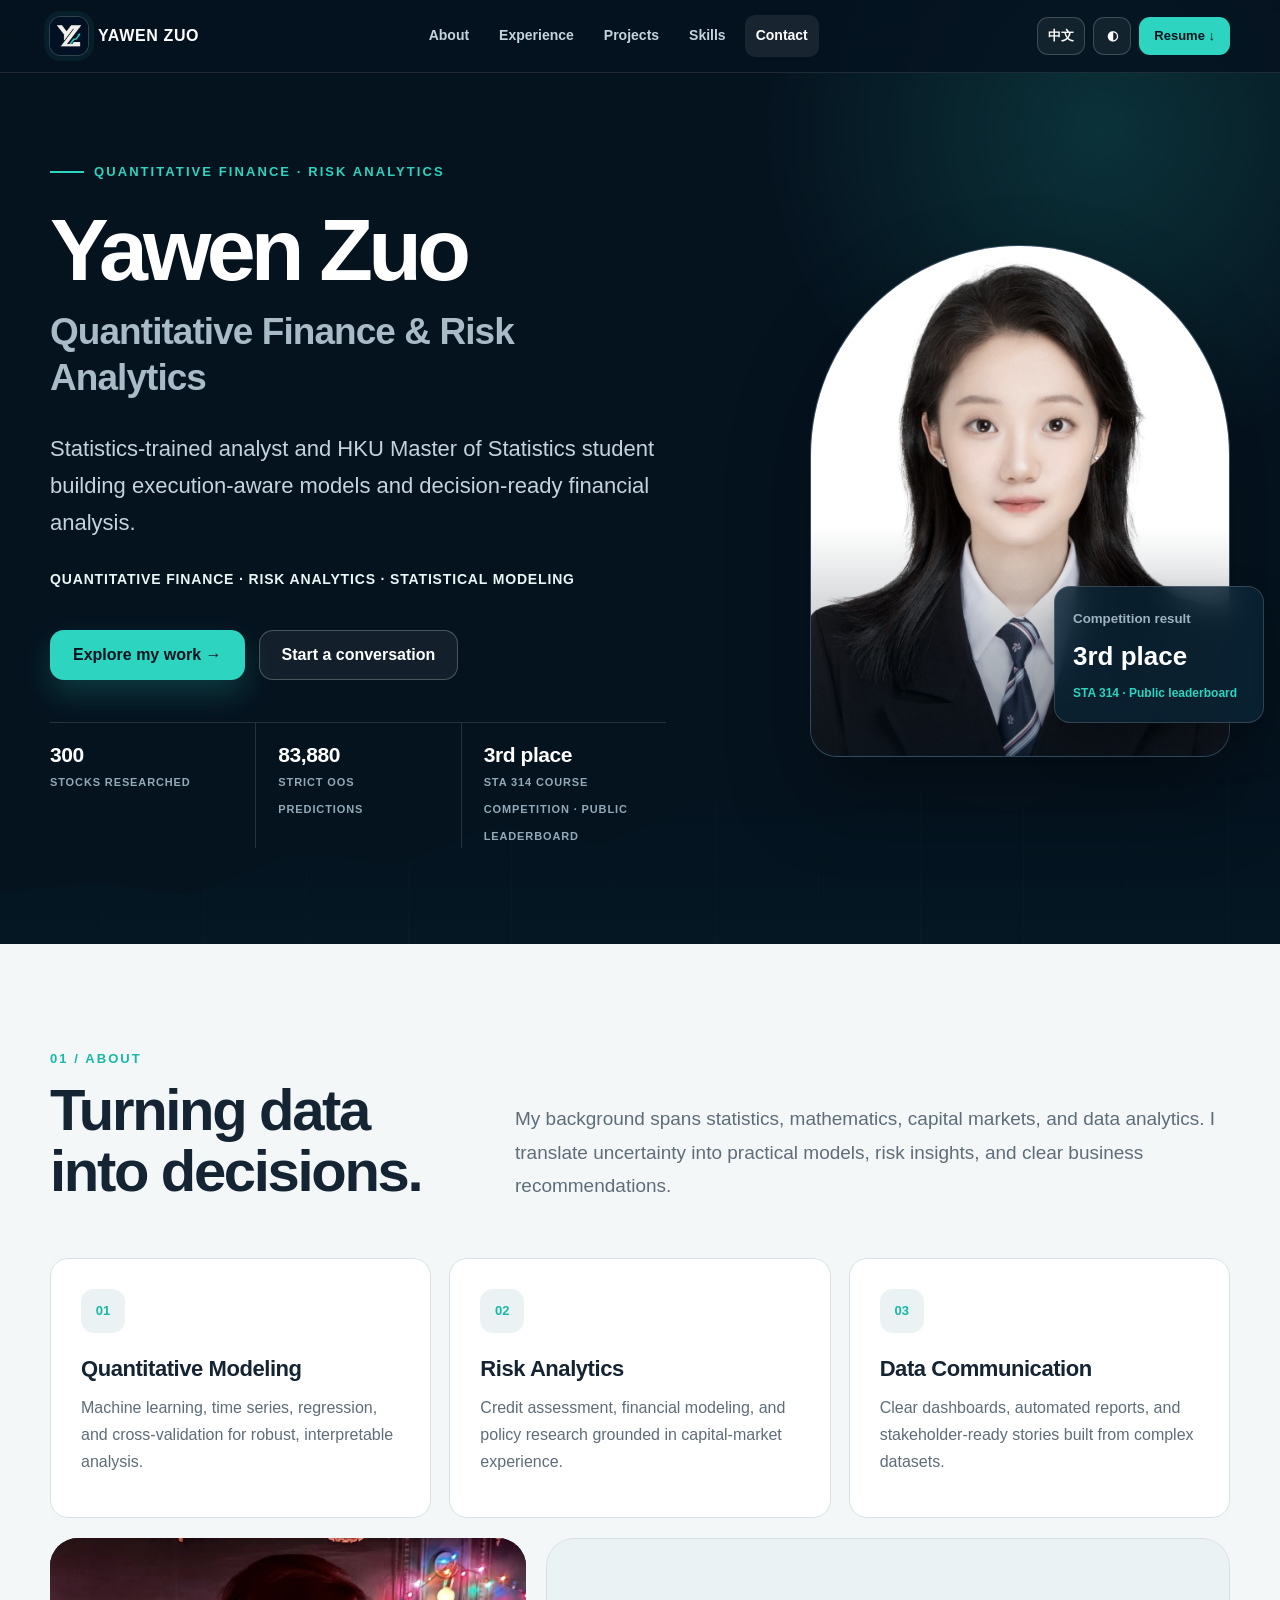
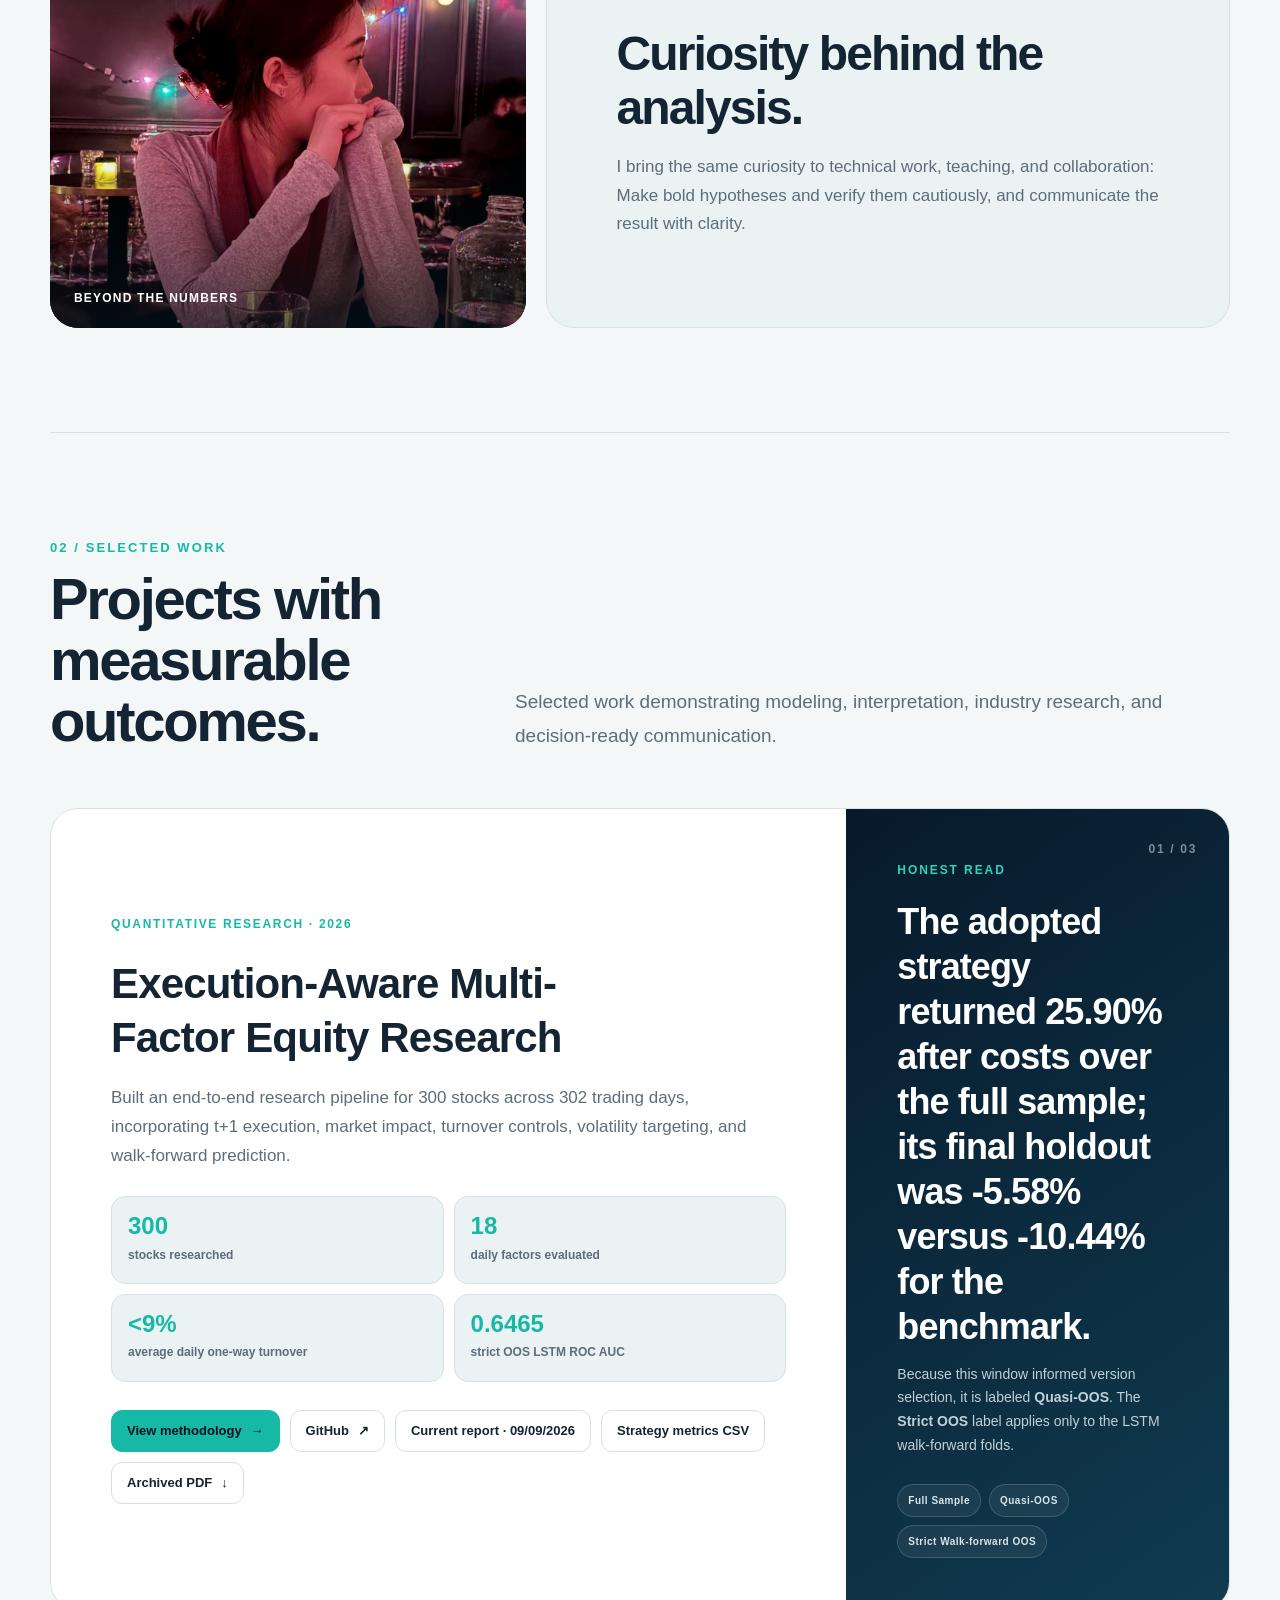
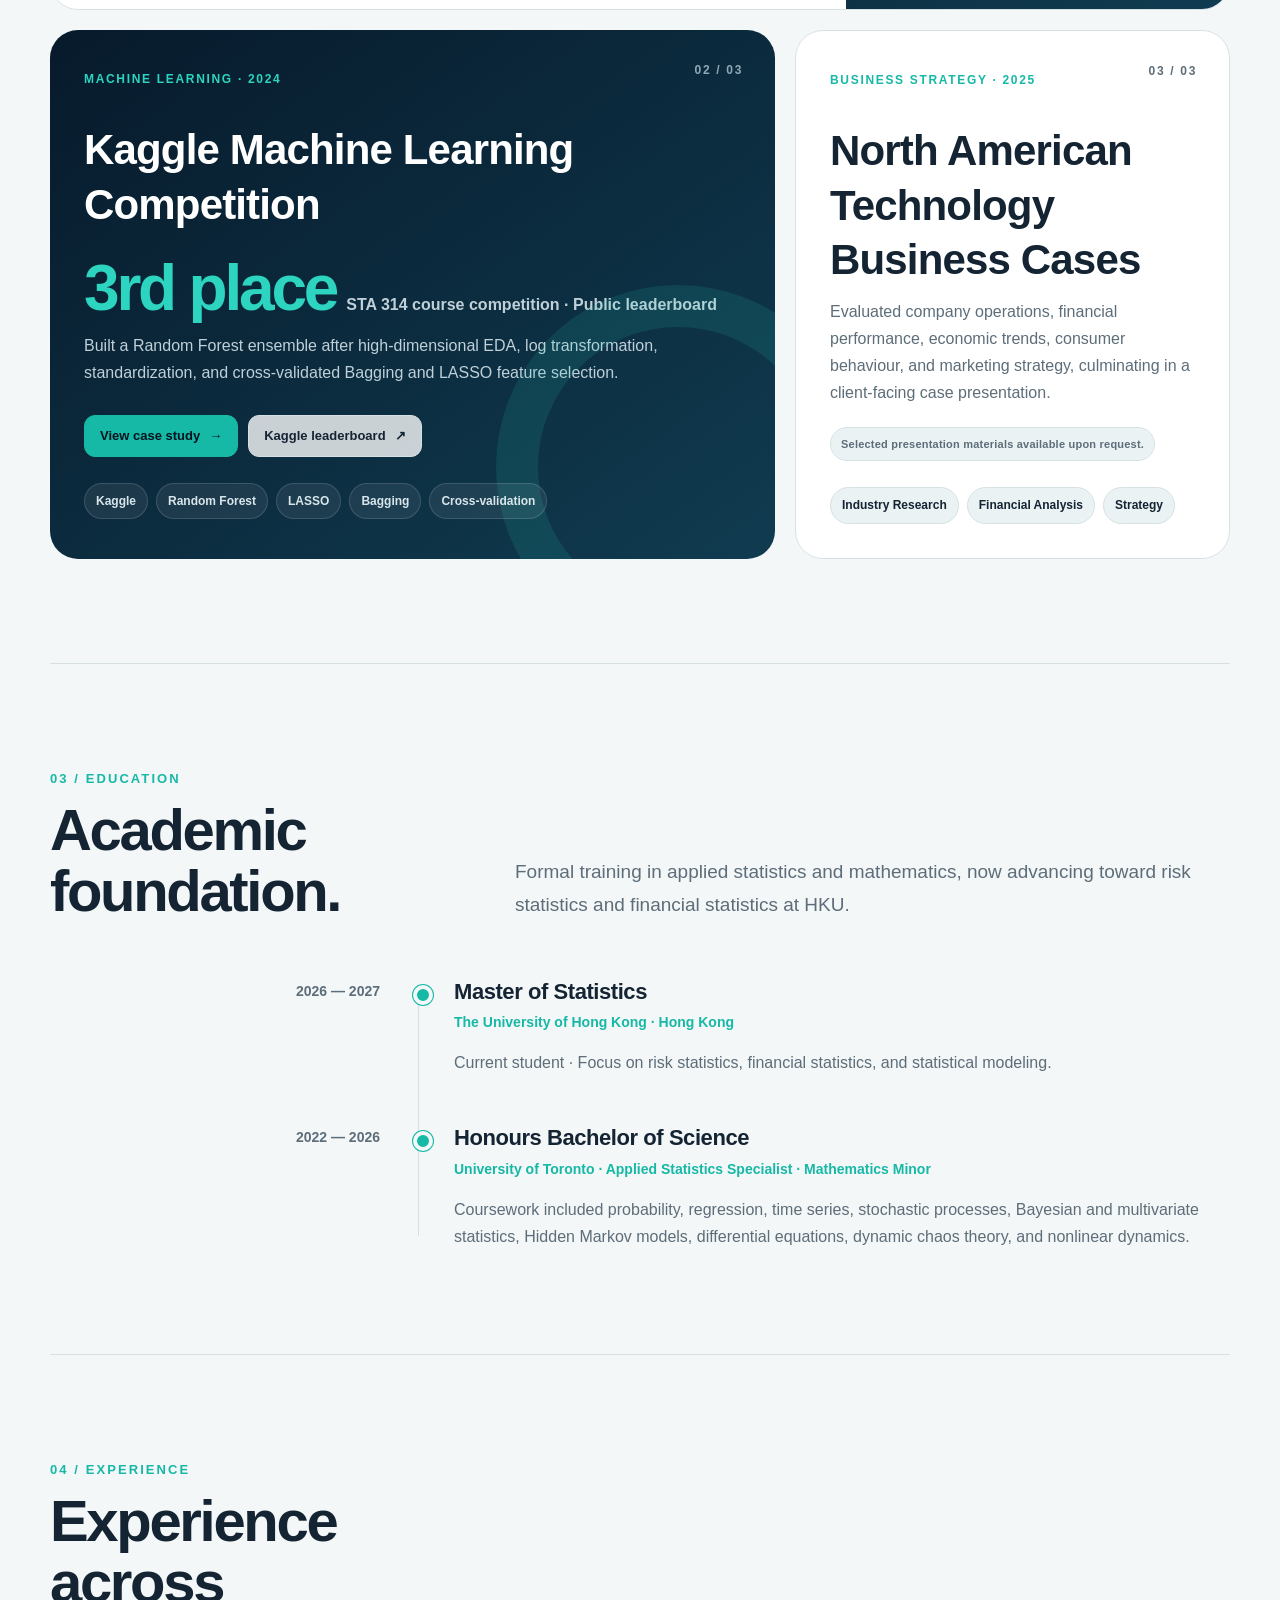
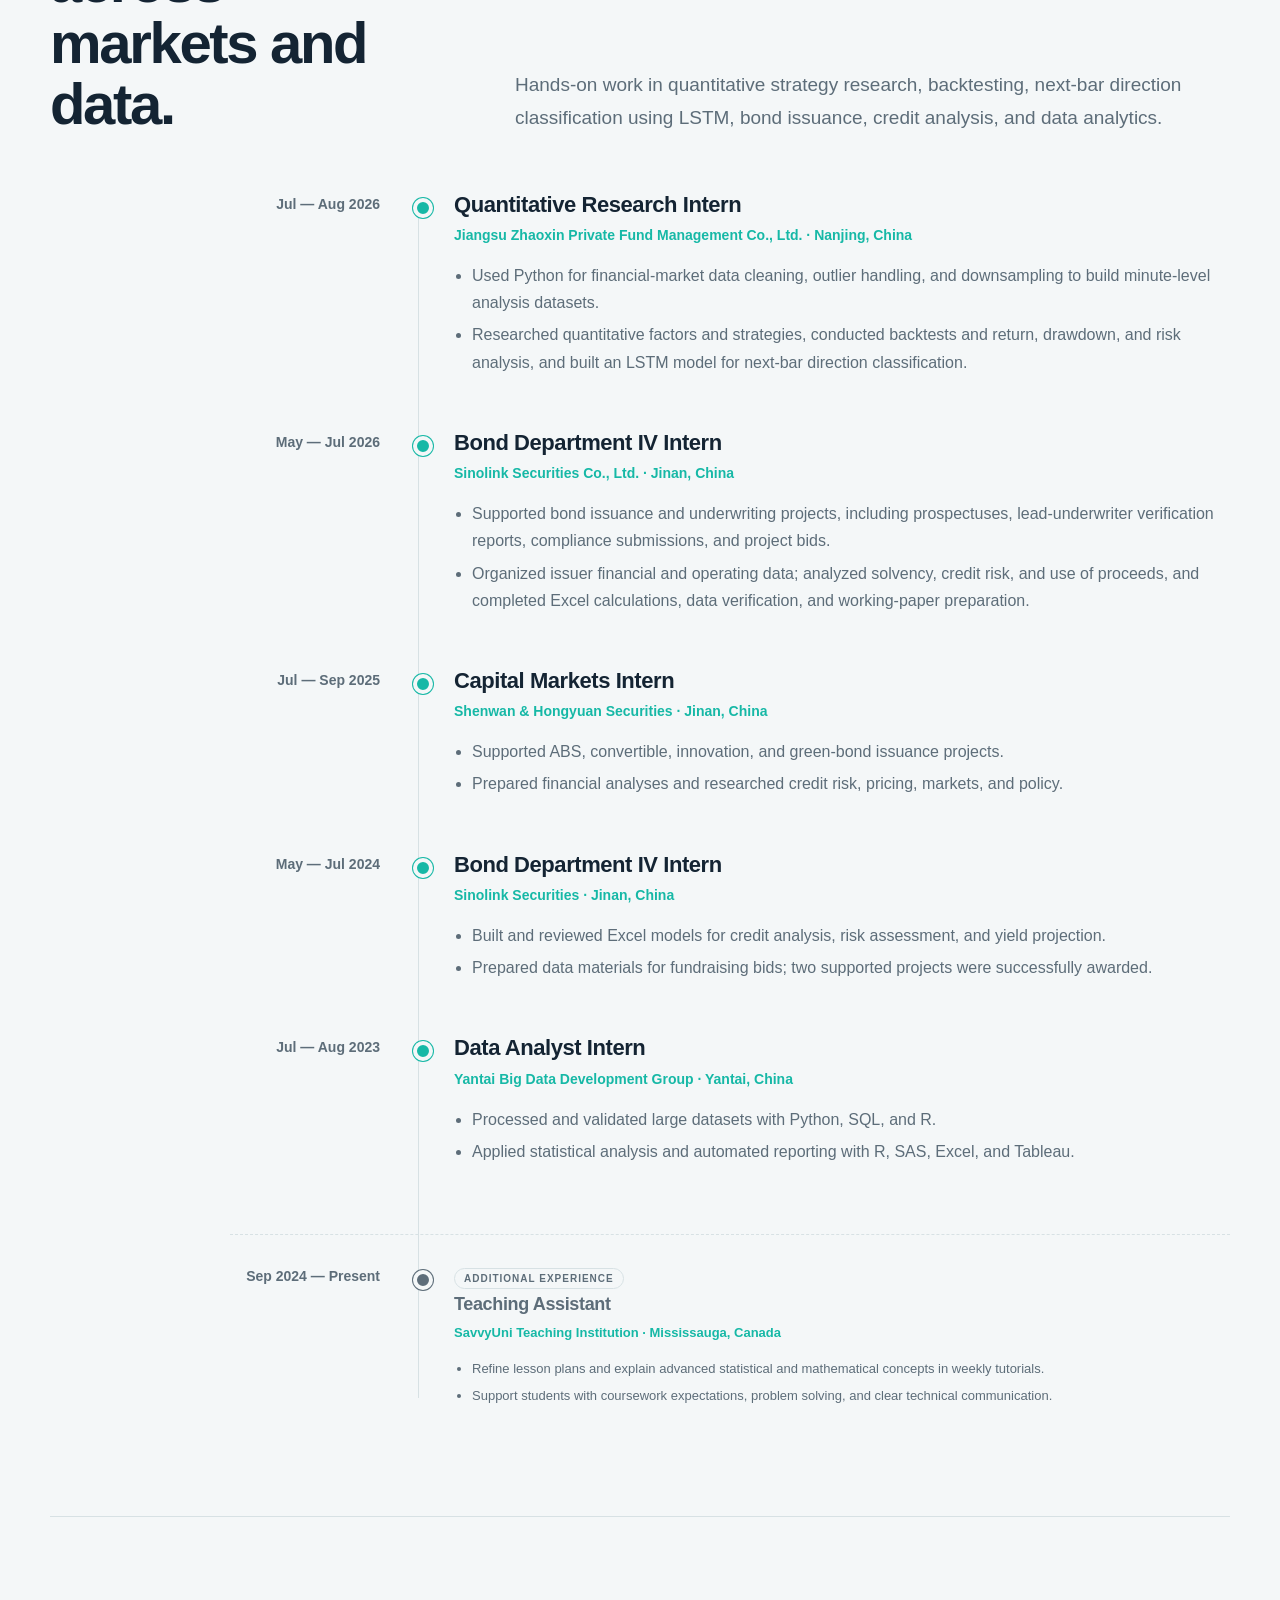
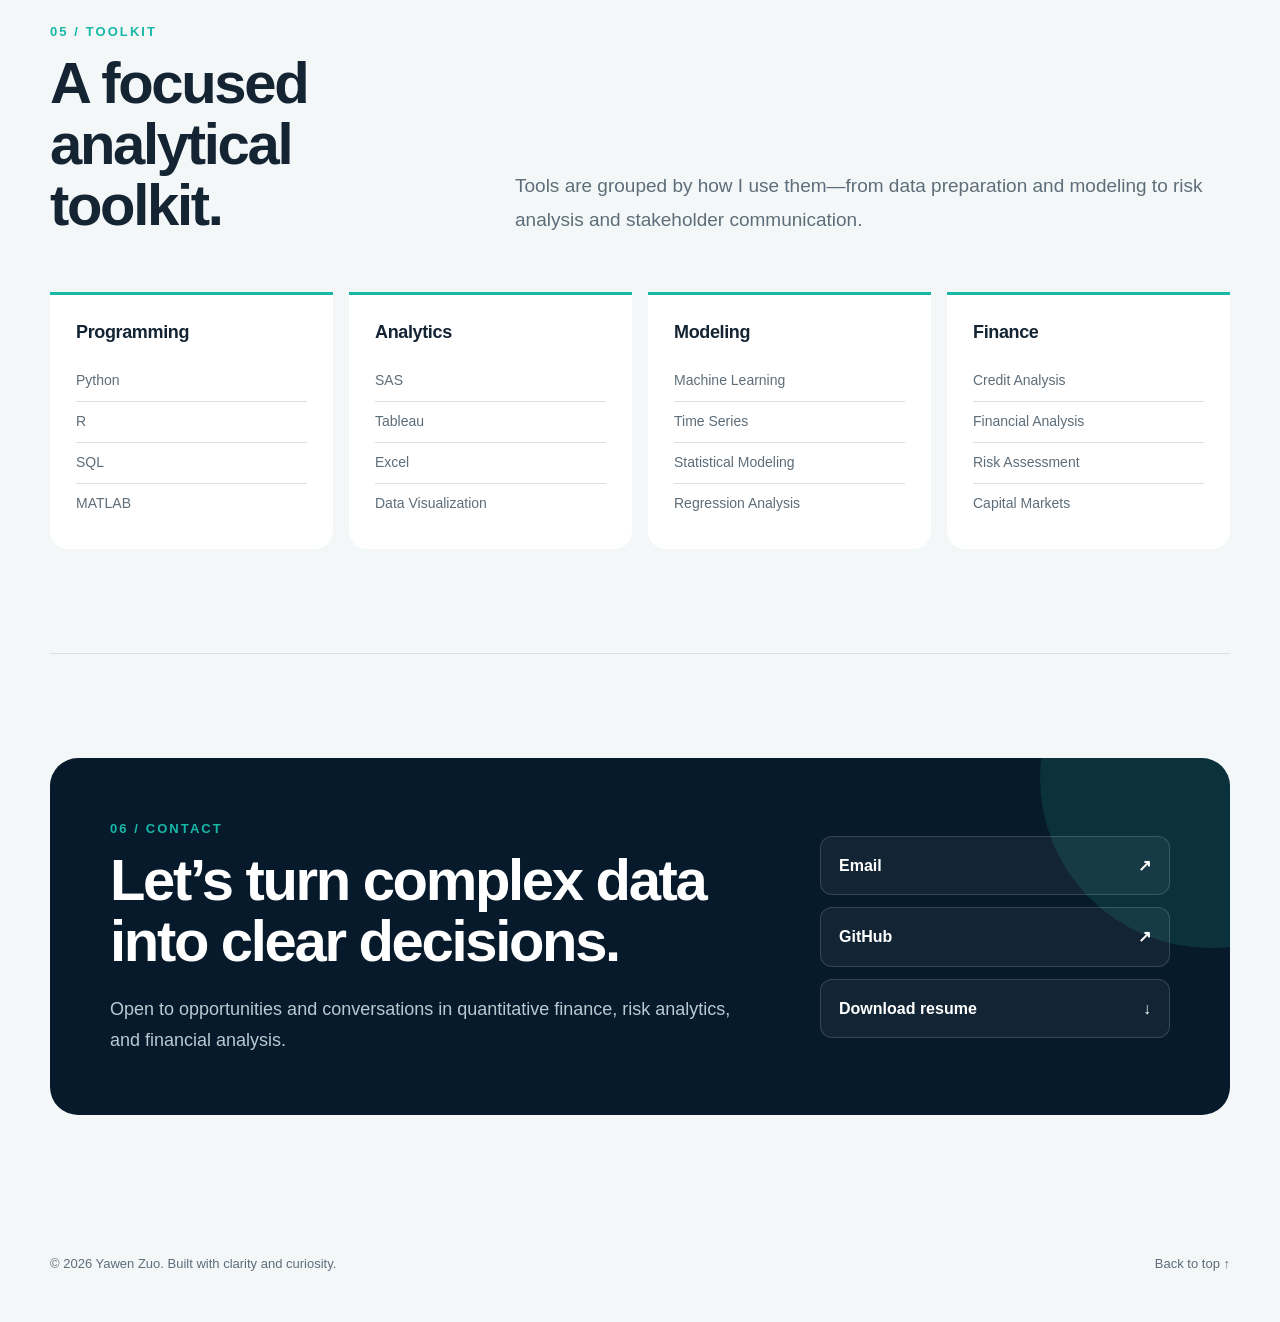
<file: index.html>
<!DOCTYPE html>
<html lang="en" data-theme="light">
<head>
  <meta charset="UTF-8" />
  <meta name="viewport" content="width=device-width, initial-scale=1.0" />
  <meta name="description" content="Yawen Zuo is a statistics-trained analyst building execution-aware quantitative models and decision-ready financial risk analysis." />
  <meta name="author" content="Yawen Zuo" />
  <meta name="robots" content="index, follow" />
  <meta name="theme-color" content="#071a2b" />
  <link rel="canonical" href="https://my-website-seven-khaki.vercel.app/" />
  <meta property="og:title" content="Yawen Zuo | Quantitative Finance &amp; Risk Analytics" />
  <meta property="og:description" content="Statistics-trained analyst building execution-aware models and decision-ready financial analysis." />
  <meta property="og:type" content="website" />
  <meta property="og:url" content="https://my-website-seven-khaki.vercel.app/" />
  <meta property="og:site_name" content="Yawen Zuo Portfolio" />
  <meta property="og:locale" content="en_US" />
  <meta property="og:image" content="https://my-website-seven-khaki.vercel.app/assets/images/og-portfolio.png" />
  <meta property="og:image:width" content="1200" />
  <meta property="og:image:height" content="630" />
  <meta property="og:image:alt" content="Yawen Zuo — Quantitative Finance and Risk Analytics" />
  <meta name="twitter:card" content="summary_large_image" />
  <meta name="twitter:title" content="Yawen Zuo | Quantitative Finance &amp; Risk Analytics" />
  <meta name="twitter:description" content="Execution-aware quantitative research and decision-ready financial risk analysis." />
  <meta name="twitter:image" content="https://my-website-seven-khaki.vercel.app/assets/images/og-portfolio.png" />
  <meta name="twitter:image:alt" content="Yawen Zuo — Quantitative Finance and Risk Analytics" />
  <title>Yawen Zuo | Quantitative Finance &amp; Risk Analytics</title>
  <link rel="icon" type="image/x-icon" href="favicon.ico" />
  <link rel="icon" type="image/png" href="favicon-v2.png" />
  <link rel="stylesheet" href="assets/css/styles.css" />
  <script type="application/ld+json">
    {
      "@context": "https://schema.org",
      "@graph": [
        {
          "@type": "ProfilePage",
          "@id": "https://my-website-seven-khaki.vercel.app/#portfolio",
          "url": "https://my-website-seven-khaki.vercel.app/",
          "name": "Yawen Zuo | Quantitative Finance & Risk Analytics",
          "description": "A bilingual portfolio focused on quantitative finance, risk analytics, and statistical modeling.",
          "mainEntity": { "@id": "https://my-website-seven-khaki.vercel.app/#person" }
        },
        {
          "@type": "Person",
          "@id": "https://my-website-seven-khaki.vercel.app/#person",
          "name": "Yawen Zuo",
          "alternateName": "左雅文",
          "url": "https://my-website-seven-khaki.vercel.app/",
          "image": "https://my-website-seven-khaki.vercel.app/headshot.jpg",
          "description": "Statistics-trained analyst focused on quantitative finance and risk analytics.",
          "sameAs": ["https://github.com/Zuozuo-76"],
          "knowsAbout": ["Quantitative Finance", "Risk Analytics", "Statistical Modeling", "Credit Analysis"]
        }
      ]
    }
  </script>
</head>

<body data-language="en" data-page="home">
  <a class="skip-link" href="#main-content">Skip to content</a>

  <nav class="site-nav" aria-label="Primary navigation">
    <div class="nav-inner">
      <a class="brand" href="#top" aria-label="Yawen Zuo home">
        <img class="brand-mark" src="favicon-v2.png" alt="" width="38" height="38" />
        <span class="brand-name">YAWEN ZUO</span>
      </a>

      <div class="nav-links" id="nav-links">
        <a href="#about"><span data-lang="en">About</span><span data-lang="zh">关于</span></a>
        <a href="#experience"><span data-lang="en">Experience</span><span data-lang="zh">经历</span></a>
        <a href="#projects"><span data-lang="en">Projects</span><span data-lang="zh">项目</span></a>
        <a href="#skills"><span data-lang="en">Skills</span><span data-lang="zh">技能</span></a>
        <a href="#contact"><span data-lang="en">Contact</span><span data-lang="zh">联系</span></a>
      </div>

      <div class="nav-actions">
        <button class="lang-button" id="language-toggle" type="button" aria-label="Switch to Chinese" aria-pressed="false">中文</button>
        <button class="icon-button" id="theme-toggle" type="button" aria-label="Switch to dark mode" aria-pressed="false">◐</button>
        <a class="resume-nav" id="resume-nav" href="resume_en.pdf" download>
          <span data-lang="en">Resume ↓</span><span data-lang="zh">简历 ↓</span>
        </a>
        <button class="menu-button" id="menu-toggle" type="button" aria-label="Open navigation menu" aria-expanded="false">☰</button>
      </div>
    </div>
  </nav>

  <header class="hero" id="top">
    <div class="hero-grid">
      <div>
        <p class="eyebrow">
          <span data-lang="en">Quantitative Finance · Risk Analytics</span>
          <span data-lang="zh">量化金融 · 风险分析</span>
        </p>

        <div data-lang="en">
          <h1>Yawen Zuo<span>Quantitative Finance &amp; Risk Analytics</span></h1>
          <p class="hero-copy">Statistics-trained analyst and HKU Master of Statistics student building execution-aware models and decision-ready financial analysis.</p>
          <p class="hero-focus">QUANTITATIVE FINANCE · RISK ANALYTICS · STATISTICAL MODELING</p>
        </div>

        <div data-lang="zh">
          <h1>左雅文<span>量化金融与风险分析</span></h1>
          <p class="hero-copy">拥有统计学训练背景，现就读于香港大学统计学硕士，聚焦执行约束下的量化模型与面向决策的金融分析。</p>
          <p class="hero-focus">量化金融 · 风险分析 · 统计建模</p>
        </div>

        <div class="hero-actions">
          <a class="button primary" href="#projects">
            <span data-lang="en">Explore my work →</span><span data-lang="zh">查看项目 →</span>
          </a>
          <a class="button secondary" href="mailto:yawen_zuo76@163.com">
            <span data-lang="en">Start a conversation</span><span data-lang="zh">与我联系</span>
          </a>
        </div>

        <div class="hero-proof" aria-label="Selected highlights">
          <div class="proof-item"><strong>300</strong><span data-lang="en">Stocks researched</span><span data-lang="zh">只股票研究样本</span></div>
          <div class="proof-item"><strong>83,880</strong><span data-lang="en">Strict OOS predictions</span><span data-lang="zh">条严格样本外预测</span></div>
          <div class="proof-item"><strong>3rd place</strong><span data-lang="en">STA 314 course competition · Public leaderboard</span><span data-lang="zh">STA 314 课程竞赛 · 公开排行榜</span></div>
        </div>
      </div>

      <div class="portrait-wrap" aria-label="Portrait of Yawen Zuo">
        <div class="portrait-frame">
          <img src="headshot.jpg" alt="Professional headshot of Yawen Zuo" width="1000" height="1400" fetchpriority="high" />
        </div>
        <div class="data-card" aria-hidden="true">
          <small data-lang="en">Competition result</small>
          <small data-lang="zh">竞赛成绩</small>
          <strong>3rd place</strong>
          <span>STA 314 · Public leaderboard</span>
        </div>
      </div>
    </div>
  </header>

  <main id="main-content">
    <section class="section" id="about">
      <div class="section-head reveal">
        <div>
          <span class="section-index">01 / ABOUT</span>
          <h2 data-lang="en">Turning data into decisions.</h2>
          <h2 data-lang="zh">让数据成为决策依据。</h2>
        </div>
        <p class="section-lead" data-lang="en">My background spans statistics, mathematics, capital markets, and data analytics. I translate uncertainty into practical models, risk insights, and clear business recommendations.</p>
        <p class="section-lead" data-lang="zh">我的背景横跨统计、数学、资本市场与数据分析，擅长将不确定性转化为可执行的模型、风险洞察和业务建议。</p>
      </div>

      <div class="capability-grid">
        <article class="capability reveal">
          <span class="capability-number">01</span>
          <h3 data-lang="en">Quantitative Modeling</h3>
          <h3 data-lang="zh">量化建模</h3>
          <p data-lang="en">Machine learning, time series, regression, and cross-validation for robust, interpretable analysis.</p>
          <p data-lang="zh">运用机器学习、时间序列、回归和交叉验证，完成稳健且可解释的分析。</p>
        </article>
        <article class="capability reveal">
          <span class="capability-number">02</span>
          <h3 data-lang="en">Risk Analytics</h3>
          <h3 data-lang="zh">风险分析</h3>
          <p data-lang="en">Credit assessment, financial modeling, and policy research grounded in capital-market experience.</p>
          <p data-lang="zh">结合资本市场实践，开展信用评估、财务建模和政策研究。</p>
        </article>
        <article class="capability reveal">
          <span class="capability-number">03</span>
          <h3 data-lang="en">Data Communication</h3>
          <h3 data-lang="zh">数据沟通</h3>
          <p data-lang="en">Clear dashboards, automated reports, and stakeholder-ready stories built from complex datasets.</p>
          <p data-lang="zh">将复杂数据转化为清晰的仪表盘、自动化报告和面向业务的叙事。</p>
        </article>
      </div>

      <div class="about-story reveal">
        <figure class="about-photo">
          <img src="profile.jpg" alt="Yawen Zuo outside the classroom" width="1279" height="1415" loading="lazy" />
          <figcaption data-lang="en">Beyond the numbers</figcaption>
          <figcaption data-lang="zh">数字之外</figcaption>
        </figure>
        <div class="about-note">
          <h3 data-lang="en">Curiosity behind the analysis.</h3>
          <h3 data-lang="zh">分析之外，是持续的好奇心。</h3>
          <p data-lang="en">I bring the same curiosity to technical work, teaching, and collaboration: Make bold hypotheses and verify them cautiously, and communicate the result with clarity.</p>
          <p data-lang="zh">无论是技术工作、教学还是团队协作，我都保持同样的好奇心：大胆假设，谨慎求证，并清晰传达结果。</p>
        </div>
      </div>
    </section>

    <section class="section" id="projects">
      <div class="section-head reveal">
        <div>
          <span class="section-index">02 / SELECTED WORK</span>
          <h2 data-lang="en">Projects with measurable outcomes.</h2>
          <h2 data-lang="zh">用结果说话的项目。</h2>
        </div>
        <p class="section-lead" data-lang="en">Selected work demonstrating modeling, interpretation, industry research, and decision-ready communication.</p>
        <p class="section-lead" data-lang="zh">精选项目展示建模、解释、行业研究和面向决策的沟通能力。</p>
      </div>

      <div class="projects-grid">
        <article class="project-card quant-project reveal" data-project="01 / 03">
          <div class="quant-summary-grid">
            <div class="quant-copy">
              <span class="project-kicker" data-lang="en">Quantitative Research · 2026</span>
              <span class="project-kicker" data-lang="zh">量化研究 · 2026</span>
              <h3 data-lang="en">Execution-Aware Multi-Factor Equity Research</h3>
              <h3 data-lang="zh">执行约束下的多因子量化研究</h3>
              <p class="quant-intro" data-lang="en">Built an end-to-end research pipeline for 300 stocks across 302 trading days, incorporating t+1 execution, market impact, turnover controls, volatility targeting, and walk-forward prediction.</p>
              <p class="quant-intro" data-lang="zh">面向 300 只股票与 302 个交易日搭建端到端研究流程，纳入 t+1 执行、市场冲击、换手控制、波动率目标与 walk-forward 预测。</p>

              <div class="quant-stats" aria-label="Key research results">
                <div class="quant-stat"><strong>300</strong><span data-lang="en">stocks researched</span><span data-lang="zh">只股票研究样本</span></div>
                <div class="quant-stat"><strong>18</strong><span data-lang="en">daily factors evaluated</span><span data-lang="zh">个日频因子完成评价</span></div>
                <div class="quant-stat"><strong>&lt;9%</strong><span data-lang="en">average daily one-way turnover</span><span data-lang="zh">平均单边日换手率</span></div>
                <div class="quant-stat"><strong>0.6465</strong><span data-lang="en">strict OOS LSTM ROC AUC</span><span data-lang="zh">严格样本外 LSTM ROC AUC</span></div>
              </div>

              <div class="project-links">
                <a class="project-link project-link-primary" href="projects/quant-research.html">
                  <span data-lang="en">View methodology</span><span data-lang="zh">查看研究详情</span><span aria-hidden="true">→</span>
                </a>
                <a class="project-link" href="https://github.com/Zuozuo-76/Quant-internship" target="_blank" rel="noopener noreferrer">
                  <span>GitHub</span><span aria-hidden="true">↗</span>
                </a>
                <a class="project-link" href="https://github.com/Zuozuo-76/Quant-internship/blob/4070810b4631d0554644039ce2139c2ee926cd67/reports/timing-correction-2026-09-09.md"><span data-lang="en">Current report · 09/09/2026</span><span data-lang="zh">当前报告 · 09/09/2026</span></a>
                <a class="project-link" href="https://github.com/Zuozuo-76/Quant-internship/blob/4070810b4631d0554644039ce2139c2ee926cd67/backtest/low_risk_strategy_metrics.csv"><span data-lang="en">Strategy metrics CSV</span><span data-lang="zh">策略指标 CSV</span></a>
                <a id="report-download" class="project-link" href="quant_research_report_en.pdf" download="Yawen_Zuo_Quantitative_Trading_Report_EN.pdf">
                  <span data-lang="en">Archived PDF</span><span data-lang="zh">历史 PDF</span><span aria-hidden="true">↓</span>
                </a>
              </div>
            </div>

            <aside class="quant-verdict">
              <span class="verdict-label" data-lang="en">Honest read</span>
              <span class="verdict-label" data-lang="zh">诚实结论</span>
              <strong data-lang="en">The adopted strategy returned 25.90% after costs over the full sample; its final holdout was -5.58% versus -10.44% for the benchmark.</strong>
              <strong data-lang="zh">最终采用策略在完整样本的成本后收益为 25.90%；最终留出期为 -5.58%，同期基准为 -10.44%。</strong>
              <p data-lang="en">Because this window informed version selection, it is labeled <b>Quasi-OOS</b>. The <b>Strict OOS</b> label applies only to the LSTM walk-forward folds.</p>
              <p data-lang="zh">由于该窗口参与版本选择，因此标记为<b>准样本外</b>；<b>严格样本外</b>仅适用于 LSTM walk-forward 测试窗口。</p>
              <div class="result-labels" aria-label="Result scope labels">
                <span>Full Sample</span><span>Quasi-OOS</span><span>Strict Walk-forward OOS</span>
              </div>
            </aside>
          </div>
        </article>

        <article class="project-card featured reveal" data-project="02 / 03">
          <span class="project-kicker" data-lang="en">Machine Learning · 2024</span>
          <span class="project-kicker" data-lang="zh">机器学习 · 2024</span>
          <h3 data-lang="en">Kaggle Machine Learning Competition</h3>
          <h3 data-lang="zh">STA 314 课程竞赛 · 公开排行榜</h3>
          <div class="metric"><strong>3rd place</strong><span data-lang="en">STA 314 course competition · Public leaderboard</span><span data-lang="zh">STA 314 课程竞赛 · 公开排行榜</span></div>
          <p data-lang="en">Built a Random Forest ensemble after high-dimensional EDA, log transformation, standardization, and cross-validated Bagging and LASSO feature selection.</p>
          <p data-lang="zh">完成高维探索分析、对数变换和标准化，并通过交叉验证结合 Bagging、LASSO 特征选择与随机森林集成建模。</p>
          <div class="project-links">
            <a class="project-link project-link-primary" href="projects/kaggle-competition.html"><span data-lang="en">View case study</span><span data-lang="zh">查看项目详情</span><span aria-hidden="true">→</span></a>
            <a class="project-link" href="https://www.kaggle.com/competitions/sta-314-2024-competition/leaderboard?tab=public" target="_blank" rel="noopener noreferrer"><span data-lang="en">Kaggle leaderboard</span><span data-lang="zh">Kaggle 排行榜</span><span aria-hidden="true">↗</span></a>
          </div>
          <div class="tags"><span class="tag">Kaggle</span><span class="tag">Random Forest</span><span class="tag">LASSO</span><span class="tag">Bagging</span><span class="tag">Cross-validation</span></div>
        </article>

        <article class="project-card reveal" data-project="03 / 03">
          <span class="project-kicker" data-lang="en">Business Strategy · 2025</span>
          <span class="project-kicker" data-lang="zh">商业策略 · 2025</span>
          <h3 data-lang="en">North American Technology Business Cases</h3>
          <h3 data-lang="zh">北美科技行业商业案例</h3>
          <p data-lang="en">Evaluated company operations, financial performance, economic trends, consumer behaviour, and marketing strategy, culminating in a client-facing case presentation.</p>
          <p data-lang="zh">从运营、财务表现、经济趋势、消费者行为和市场策略分析北美公司，并完成面向客户的案例展示。</p>
          <p class="project-availability" data-lang="en">Selected presentation materials available upon request.</p>
          <p class="project-availability" data-lang="zh">可按需提供部分演示材料。</p>
          <div class="tags"><span class="tag">Industry Research</span><span class="tag">Financial Analysis</span><span class="tag">Strategy</span></div>
        </article>
      </div>
    </section>

    <section class="section" id="education">
      <div class="section-head reveal">
        <div>
          <span class="section-index">03 / EDUCATION</span>
          <h2 data-lang="en">Academic foundation.</h2>
          <h2 data-lang="zh">学术基础。</h2>
        </div>
        <p class="section-lead" data-lang="en">Formal training in applied statistics and mathematics, now advancing toward risk statistics and financial statistics at HKU.</p>
        <p class="section-lead" data-lang="zh">以应用统计与数学为基础，现于香港大学进一步学习风险统计和金融统计。</p>
      </div>

      <div class="timeline reveal">
        <article class="timeline-item">
          <div class="timeline-date">2026 — 2027</div>
          <div class="timeline-content">
            <h3 data-lang="en">Master of Statistics</h3>
            <h3 data-lang="zh">统计学硕士</h3>
            <div class="timeline-subtitle" data-lang="en">The University of Hong Kong · Hong Kong</div>
            <div class="timeline-subtitle" data-lang="zh">香港大学 · 中国香港</div>
            <p data-lang="en">Current student · Focus on risk statistics, financial statistics, and statistical modeling.</p>
            <p data-lang="zh">在读 · 聚焦风险统计、金融统计与统计建模。</p>
          </div>
        </article>

        <article class="timeline-item">
          <div class="timeline-date">2022 — 2026</div>
          <div class="timeline-content">
            <h3 data-lang="en">Honours Bachelor of Science</h3>
            <h3 data-lang="zh">荣誉理学学士</h3>
            <div class="timeline-subtitle" data-lang="en">University of Toronto · Applied Statistics Specialist · Mathematics Minor</div>
            <div class="timeline-subtitle" data-lang="zh">多伦多大学 · 应用统计精修 · 数学辅修</div>
            <p data-lang="en">Coursework included probability, regression, time series, stochastic processes, Bayesian and multivariate statistics, Hidden Markov models, differential equations, dynamic chaos theory, and nonlinear dynamics.</p>
            <p data-lang="zh">课程涵盖概率论、回归分析、时间序列、随机过程、贝叶斯与多元统计、隐马尔可夫模型、微分方程、动力学混沌理论和非线性动力学。</p>
          </div>
        </article>
      </div>
    </section>

    <section class="section" id="experience">
      <div class="section-head reveal">
        <div>
          <span class="section-index">04 / EXPERIENCE</span>
          <h2 data-lang="en">Experience across markets and data.</h2>
          <h2 data-lang="zh">连接市场与数据的经历。</h2>
        </div>
        <p class="section-lead" data-lang="en">Hands-on work in quantitative strategy research, backtesting, next-bar direction classification using LSTM, bond issuance, credit analysis, and data analytics.</p>
        <p class="section-lead" data-lang="zh">实践覆盖量化策略研究、历史回测、LSTM 下一根分钟 K 线涨跌方向分类、债券发行、信用分析与数据分析。</p>
      </div>

      <div class="timeline reveal">
        <article class="timeline-item">
          <div class="timeline-date" data-lang="en">Jul — Aug 2026</div>
          <div class="timeline-date" data-lang="zh">2026.07 — 08</div>
          <div class="timeline-content">
            <h3 data-lang="en">Quantitative Research Intern</h3><h3 data-lang="zh">量化研究实习生</h3>
            <div class="timeline-subtitle" data-lang="en">Jiangsu Zhaoxin Private Fund Management Co., Ltd. · Nanjing, China</div>
            <div class="timeline-subtitle" data-lang="zh">江苏兆信私募基金管理有限公司 · 中国南京</div>
            <ul data-lang="en"><li>Used Python for financial-market data cleaning, outlier handling, and downsampling to build minute-level analysis datasets.</li><li>Researched quantitative factors and strategies, conducted backtests and return, drawdown, and risk analysis, and built an LSTM model for next-bar direction classification.</li></ul>
            <ul data-lang="zh"><li>使用 Python 完成金融市场数据清洗、异常值处理及降采样，构建适用于分钟级行情分析的数据集。</li><li>参与量化因子挖掘与策略研究，完成历史回测及收益、回撤、风险指标分析，并搭建 LSTM 模型进行下一根分钟 K 线涨跌方向分类。</li></ul>
          </div>
        </article>

        <article class="timeline-item">
          <div class="timeline-date" data-lang="en">May — Jul 2026</div>
          <div class="timeline-date" data-lang="zh">2026.05 — 07</div>
          <div class="timeline-content">
            <h3 data-lang="en">Bond Department IV Intern</h3><h3 data-lang="zh">债券四部实习生</h3>
            <div class="timeline-subtitle" data-lang="en">Sinolink Securities Co., Ltd. · Jinan, China</div>
            <div class="timeline-subtitle" data-lang="zh">国金证券股份有限公司 · 中国济南</div>
            <ul data-lang="en"><li>Supported bond issuance and underwriting projects, including prospectuses, lead-underwriter verification reports, compliance submissions, and project bids.</li><li>Organized issuer financial and operating data; analyzed solvency, credit risk, and use of proceeds, and completed Excel calculations, data verification, and working-paper preparation.</li></ul>
            <ul data-lang="zh"><li>参与债券发行与承销项目，协助撰写募集说明书、主承销商核查意见、合规申报材料及项目投标书。</li><li>整理发行人财务与经营数据，分析偿债能力、信用风险及募集资金用途，并使用 Excel 完成财务测算、数据核验与底稿整理。</li></ul>
          </div>
        </article>

        <article class="timeline-item">
          <div class="timeline-date" data-lang="en">Jul — Sep 2025</div>
          <div class="timeline-date" data-lang="zh">2025.07 — 09</div>
          <div class="timeline-content">
            <h3 data-lang="en">Capital Markets Intern</h3><h3 data-lang="zh">资本市场实习生</h3>
            <div class="timeline-subtitle" data-lang="en">Shenwan &amp; Hongyuan Securities · Jinan, China</div>
            <div class="timeline-subtitle" data-lang="zh">申万宏源证券 · 中国济南</div>
            <ul data-lang="en"><li>Supported ABS, convertible, innovation, and green-bond issuance projects.</li><li>Prepared financial analyses and researched credit risk, pricing, markets, and policy.</li></ul>
            <ul data-lang="zh"><li>参与 ABS、可转债、创新债和绿色债等债券发行项目。</li><li>完成财务分析，并研究信用风险、定价、市场与政策。</li></ul>
          </div>
        </article>

        <article class="timeline-item">
          <div class="timeline-date" data-lang="en">May — Jul 2024</div>
          <div class="timeline-date" data-lang="zh">2024.05 — 07</div>
          <div class="timeline-content">
            <h3 data-lang="en">Bond Department IV Intern</h3><h3 data-lang="zh">债券四部实习生</h3>
            <div class="timeline-subtitle" data-lang="en">Sinolink Securities · Jinan, China</div>
            <div class="timeline-subtitle" data-lang="zh">国金证券 · 中国济南</div>
            <ul data-lang="en"><li>Built and reviewed Excel models for credit analysis, risk assessment, and yield projection.</li><li>Prepared data materials for fundraising bids; two supported projects were successfully awarded.</li></ul>
            <ul data-lang="zh"><li>搭建和检查用于信用分析、风险评估和收益预测的 Excel 模型。</li><li>准备融资招标数据材料，参与支持的两个项目成功中标。</li></ul>
          </div>
        </article>

        <article class="timeline-item">
          <div class="timeline-date" data-lang="en">Jul — Aug 2023</div>
          <div class="timeline-date" data-lang="zh">2023.07 — 08</div>
          <div class="timeline-content">
            <h3 data-lang="en">Data Analyst Intern</h3><h3 data-lang="zh">数据分析实习生</h3>
            <div class="timeline-subtitle" data-lang="en">Yantai Big Data Development Group · Yantai, China</div>
            <div class="timeline-subtitle" data-lang="zh">烟台市大数据发展集团 · 中国烟台</div>
            <ul data-lang="en"><li>Processed and validated large datasets with Python, SQL, and R.</li><li>Applied statistical analysis and automated reporting with R, SAS, Excel, and Tableau.</li></ul>
            <ul data-lang="zh"><li>使用 Python、SQL 和 R 处理并验证大型数据集。</li><li>使用 R、SAS、Excel 和 Tableau 完成统计分析与自动化报告。</li></ul>
          </div>
        </article>

        <article class="timeline-item supporting-experience">
          <div class="timeline-date" data-lang="en">Sep 2024 — Present</div>
          <div class="timeline-date" data-lang="zh">2024.09 — 至今</div>
          <div class="timeline-content">
            <span class="supporting-label" data-lang="en">Additional experience</span>
            <span class="supporting-label" data-lang="zh">补充经历</span>
            <h3 data-lang="en">Teaching Assistant</h3><h3 data-lang="zh">助教</h3>
            <div class="timeline-subtitle" data-lang="en">SavvyUni Teaching Institution · Mississauga, Canada</div>
            <div class="timeline-subtitle" data-lang="zh">SavvyUni Teaching Institution · 加拿大密西沙加</div>
            <ul data-lang="en"><li>Refine lesson plans and explain advanced statistical and mathematical concepts in weekly tutorials.</li><li>Support students with coursework expectations, problem solving, and clear technical communication.</li></ul>
            <ul data-lang="zh"><li>优化课程计划，并在每周辅导中讲解进阶统计与数学概念。</li><li>为学生提供课程答疑、解题支持和清晰的技术沟通。</li></ul>
          </div>
        </article>
      </div>
    </section>

    <section class="section" id="skills">
      <div class="section-head reveal">
        <div>
          <span class="section-index">05 / TOOLKIT</span>
          <h2 data-lang="en">A focused analytical toolkit.</h2>
          <h2 data-lang="zh">聚焦分析的工具体系。</h2>
        </div>
        <p class="section-lead" data-lang="en">Tools are grouped by how I use them—from data preparation and modeling to risk analysis and stakeholder communication.</p>
        <p class="section-lead" data-lang="zh">技能按实际用途分组，覆盖数据准备、建模、风险分析和业务沟通。</p>
      </div>

      <div class="skills-grid reveal">
        <div class="skill-group"><h3 data-lang="en">Programming</h3><h3 data-lang="zh">编程</h3><ul><li>Python</li><li>R</li><li>SQL</li><li>MATLAB</li></ul></div>
        <div class="skill-group"><h3 data-lang="en">Analytics</h3><h3 data-lang="zh">分析工具</h3><ul><li>SAS</li><li>Tableau</li><li>Excel</li><li>Data Visualization</li></ul></div>
        <div class="skill-group"><h3 data-lang="en">Modeling</h3><h3 data-lang="zh">建模</h3><ul><li>Machine Learning</li><li>Time Series</li><li>Statistical Modeling</li><li>Regression Analysis</li></ul></div>
        <div class="skill-group"><h3 data-lang="en">Finance</h3><h3 data-lang="zh">金融</h3><ul><li>Credit Analysis</li><li>Financial Analysis</li><li>Risk Assessment</li><li>Capital Markets</li></ul></div>
      </div>

    </section>

    <section class="section" id="contact">
      <div class="contact-panel reveal">
        <div>
          <span class="section-index">06 / CONTACT</span>
          <h2 data-lang="en">Let’s turn complex data into clear decisions.</h2>
          <h2 data-lang="zh">让复杂数据转化为清晰决策。</h2>
          <p class="contact-copy" data-lang="en">Open to opportunities and conversations in quantitative finance, risk analytics, and financial analysis.</p>
          <p class="contact-copy" data-lang="zh">期待量化金融、风险分析与金融分析方向的机会与交流。</p>
        </div>
        <div class="contact-links">
          <a href="mailto:yawen_zuo76@163.com"><span>Email</span><span>↗</span></a>
          <a href="https://github.com/Zuozuo-76" target="_blank" rel="noopener noreferrer"><span>GitHub</span><span>↗</span></a>
          <a id="resume-contact" href="resume_en.pdf" download><span data-lang="en">Download resume</span><span data-lang="zh">下载简历</span><span>↓</span></a>
        </div>
      </div>
    </section>
  </main>

  <footer>
    <span data-lang="en">© 2026 Yawen Zuo. Built with clarity and curiosity.</span>
    <span data-lang="zh">© 2026 左雅文。以清晰与好奇心构建。</span>
    <a href="#top"><span data-lang="en">Back to top ↑</span><span data-lang="zh">返回顶部 ↑</span></a>
  </footer>

  <script src="assets/js/main.js" defer></script>
</body>
</html>
</file>
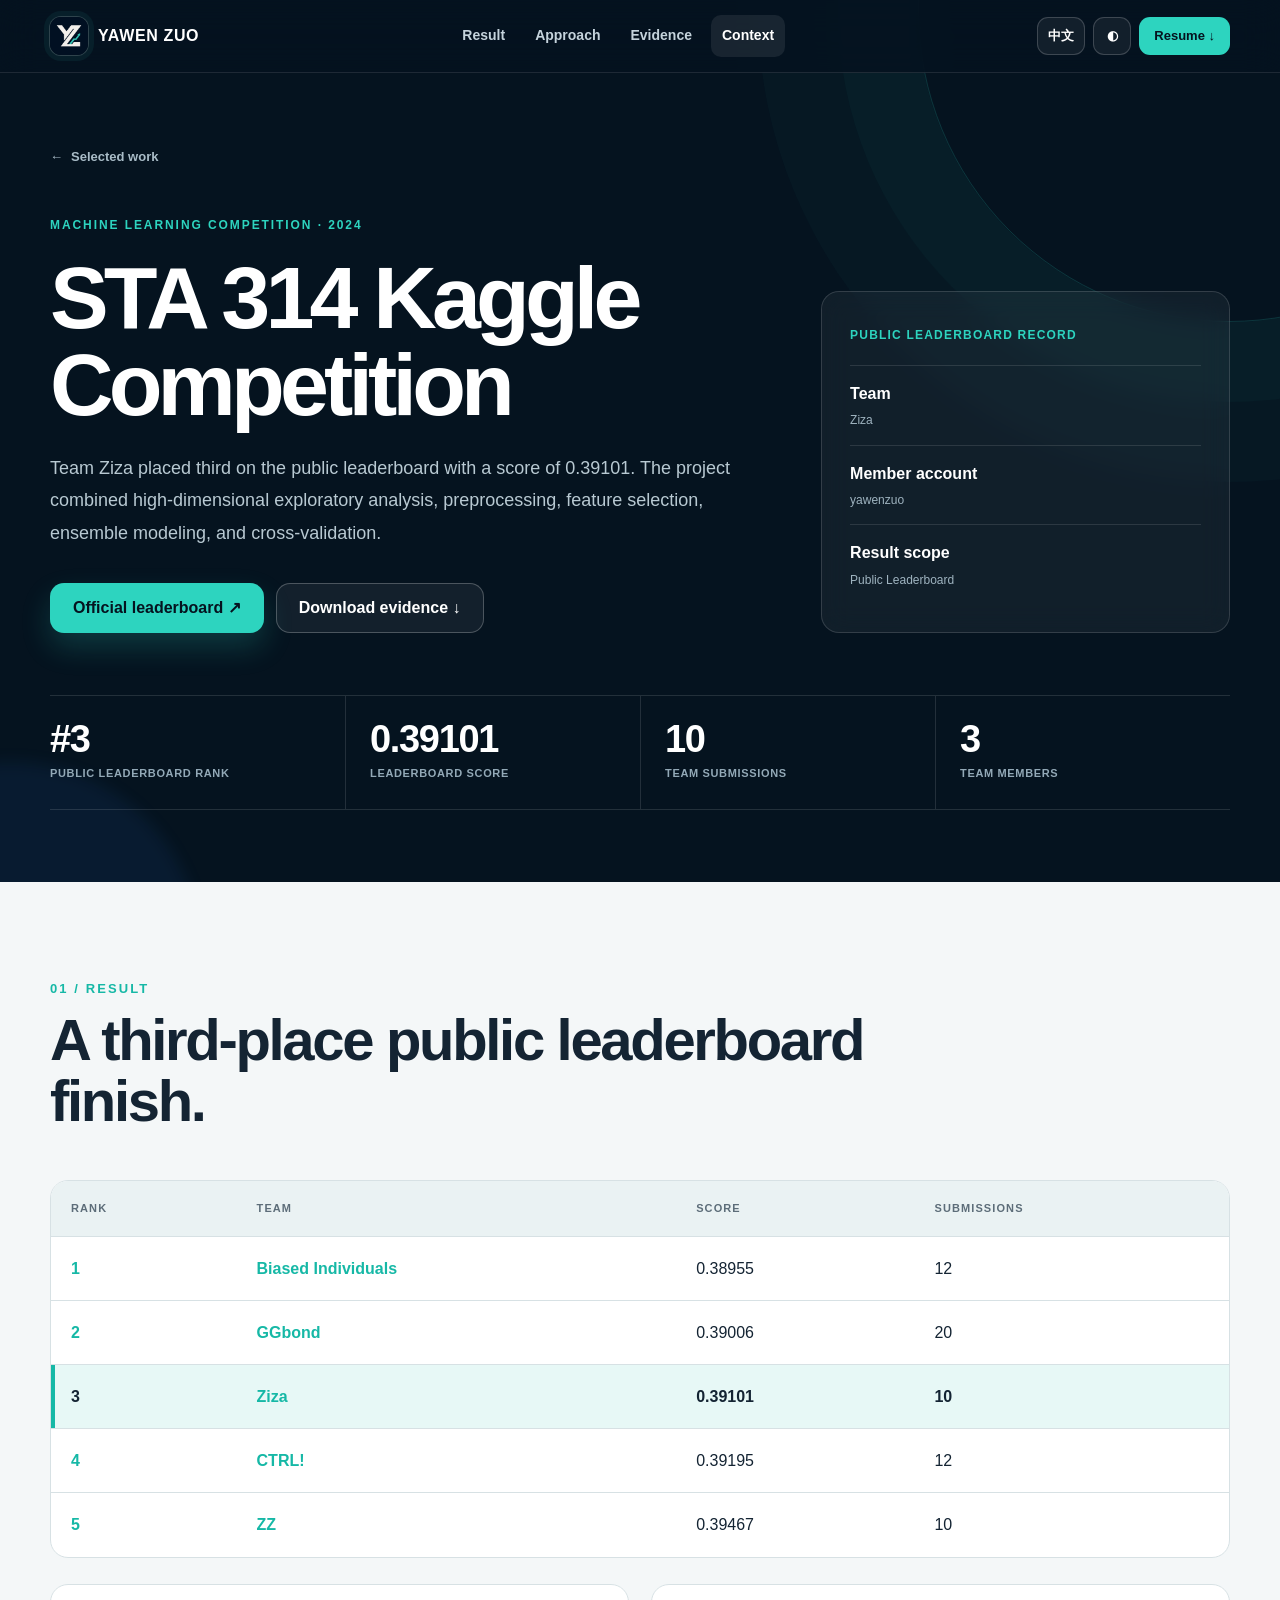
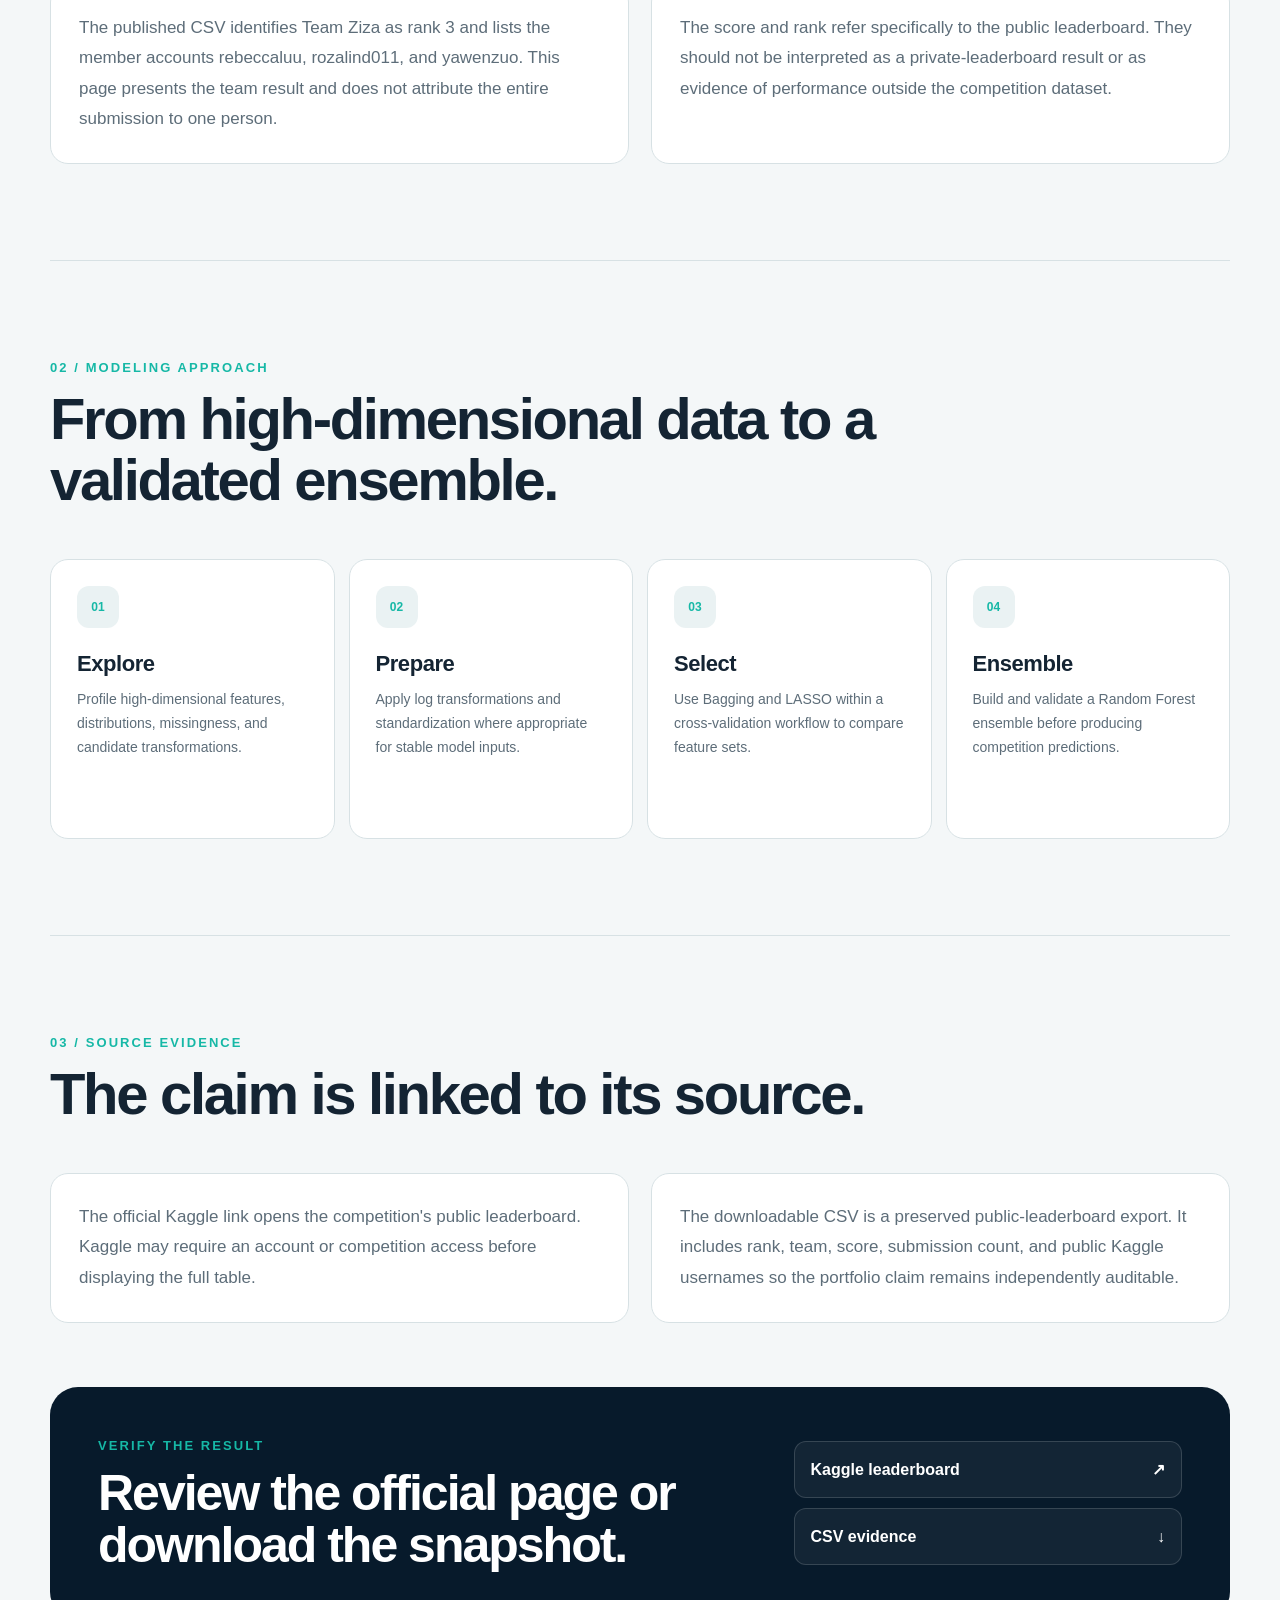
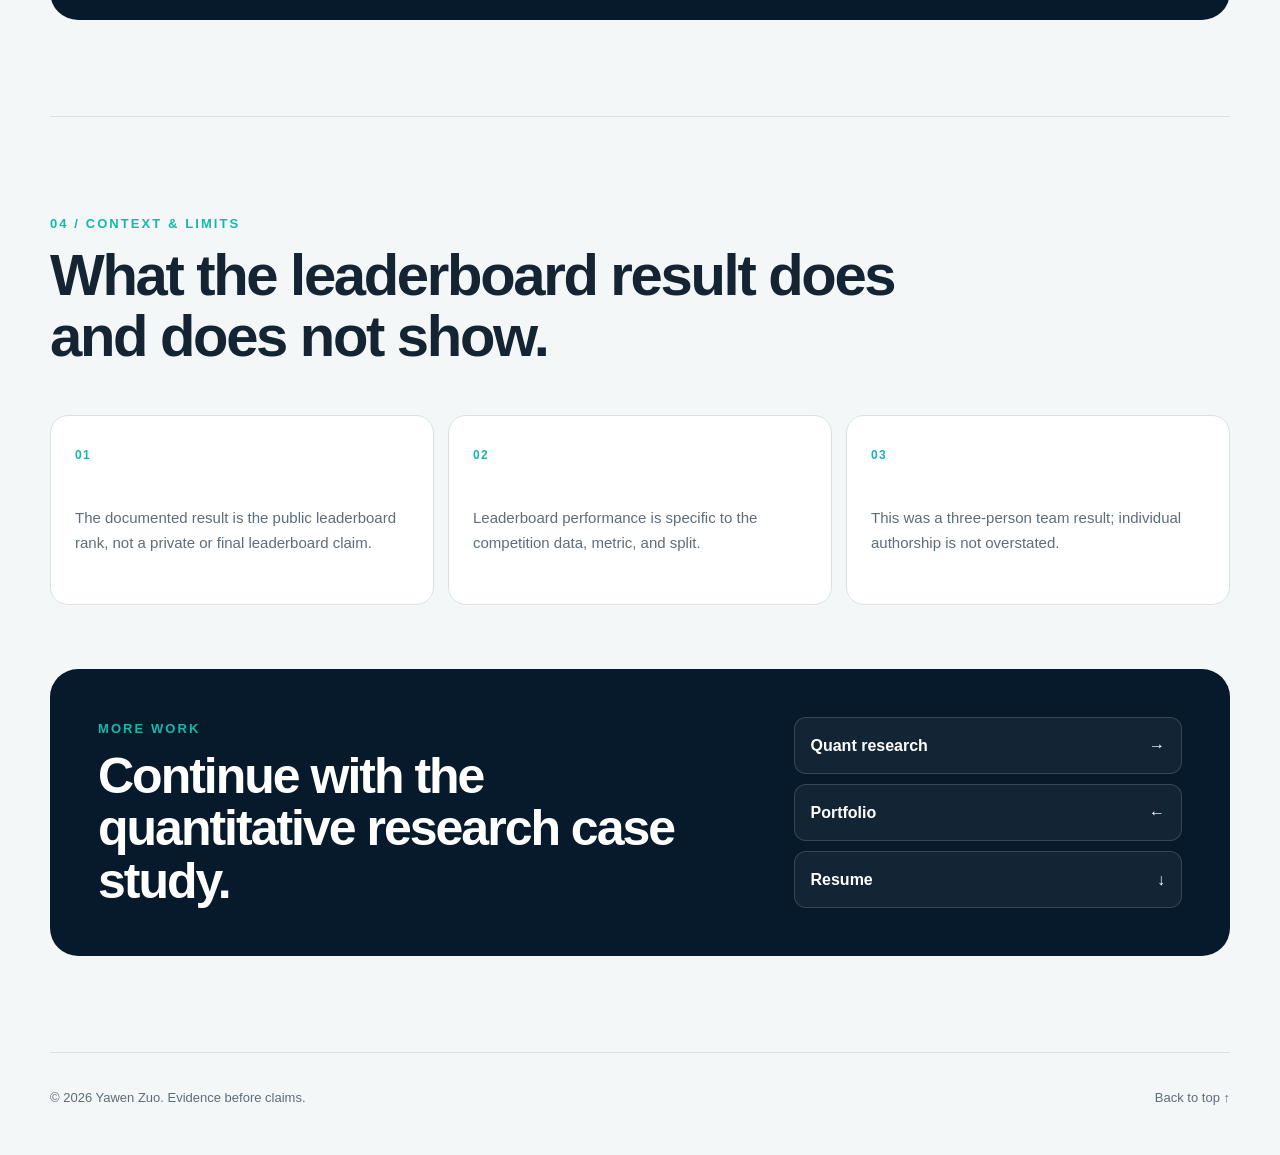
<file: projects/kaggle-competition.html>
<!DOCTYPE html>
<html lang="en" data-theme="light">
<head>
  <meta charset="UTF-8" />
  <meta name="viewport" content="width=device-width, initial-scale=1.0" />
  <meta name="description" content="Team Ziza placed third on the STA 314 2024 Kaggle public leaderboard. Explore the result, modeling workflow, and downloadable evidence." />
  <meta name="author" content="Yawen Zuo" />
  <meta name="robots" content="index, follow" />
  <meta name="theme-color" content="#071a2b" />
  <link rel="canonical" href="https://my-website-seven-khaki.vercel.app/projects/kaggle-competition.html" />
  <meta property="og:title" content="STA 314 Kaggle Competition | Yawen Zuo" />
  <meta property="og:description" content="Team Ziza finished third on the public leaderboard. Review the modeling workflow and source evidence." />
  <meta property="og:type" content="article" />
  <meta property="og:url" content="https://my-website-seven-khaki.vercel.app/projects/kaggle-competition.html" />
  <meta property="og:site_name" content="Yawen Zuo Portfolio" />
  <meta property="og:image" content="https://my-website-seven-khaki.vercel.app/assets/images/og-portfolio.png" />
  <meta property="og:image:width" content="1200" />
  <meta property="og:image:height" content="630" />
  <meta property="og:image:alt" content="Yawen Zuo - Quantitative Finance and Risk Analytics" />
  <meta name="twitter:card" content="summary_large_image" />
  <meta name="twitter:title" content="STA 314 Kaggle Competition | Yawen Zuo" />
  <meta name="twitter:description" content="Team Ziza placed third on the STA 314 2024 public leaderboard." />
  <meta name="twitter:image" content="https://my-website-seven-khaki.vercel.app/assets/images/og-portfolio.png" />
  <title>STA 314 Kaggle Competition | Yawen Zuo</title>
  <link rel="icon" type="image/x-icon" href="../favicon.ico" />
  <link rel="icon" type="image/png" href="../favicon-v2.png" />
  <link rel="stylesheet" href="../assets/css/styles.css" />
  <script type="application/ld+json">
    {
      "@context": "https://schema.org",
      "@type": "CreativeWork",
      "headline": "STA 314 2024 Kaggle Competition",
      "description": "A machine-learning competition case study documenting Team Ziza's third-place public leaderboard result.",
      "author": {"@type": "Person", "name": "Yawen Zuo", "url": "https://my-website-seven-khaki.vercel.app/"},
      "url": "https://my-website-seven-khaki.vercel.app/projects/kaggle-competition.html",
      "sameAs": "https://www.kaggle.com/competitions/sta-314-2024-competition/leaderboard?tab=public"
    }
  </script>
</head>

<body data-language="en" data-page="kaggle-competition" data-asset-prefix="../">
  <a class="skip-link" href="#main-content">Skip to content</a>

  <nav class="site-nav" aria-label="Competition navigation">
    <div class="nav-inner">
      <a class="brand" href="../index.html" aria-label="Yawen Zuo portfolio home">
        <img class="brand-mark" src="../favicon-v2.png" alt="" width="38" height="38" />
        <span class="brand-name">YAWEN ZUO</span>
      </a>
      <div class="nav-links" id="nav-links">
        <a href="#result"><span data-lang="en">Result</span><span data-lang="zh">结果</span></a>
        <a href="#approach"><span data-lang="en">Approach</span><span data-lang="zh">方法</span></a>
        <a href="#evidence"><span data-lang="en">Evidence</span><span data-lang="zh">证明</span></a>
        <a href="#context"><span data-lang="en">Context</span><span data-lang="zh">说明</span></a>
      </div>
      <div class="nav-actions">
        <button class="lang-button" id="language-toggle" type="button" aria-label="Switch to Chinese" aria-pressed="false">中文</button>
        <button class="icon-button" id="theme-toggle" type="button" aria-label="Switch to dark mode" aria-pressed="false">◐</button>
        <a class="resume-nav" id="resume-nav" href="../resume_en.pdf" download><span data-lang="en">Resume ↓</span><span data-lang="zh">简历 ↓</span></a>
        <button class="menu-button" id="menu-toggle" type="button" aria-label="Open navigation menu" aria-expanded="false">☰</button>
      </div>
    </div>
  </nav>

  <header class="case-hero" id="top">
    <div class="case-shell">
      <a class="case-breadcrumb" href="../index.html#projects"><span aria-hidden="true">←</span> <span data-lang="en">Selected work</span><span data-lang="zh">返回精选项目</span></a>
      <div class="case-hero-grid">
        <div>
          <span class="case-kicker" data-lang="en">MACHINE LEARNING COMPETITION · 2024</span>
          <span class="case-kicker" data-lang="zh">机器学习竞赛 · 2024</span>
          <h1 data-lang="en">STA 314 Kaggle Competition</h1>
          <h1 data-lang="zh">STA 314 Kaggle 机器学习竞赛</h1>
          <p class="case-lead" data-lang="en">Team Ziza placed third on the public leaderboard with a score of 0.39101. The project combined high-dimensional exploratory analysis, preprocessing, feature selection, ensemble modeling, and cross-validation.</p>
          <p class="case-lead" data-lang="zh">Ziza 团队以 0.39101 的成绩位列公开排行榜第 3 名。项目结合高维探索分析、数据预处理、特征选择、集成建模与交叉验证。</p>
          <div class="case-actions">
            <a class="button primary" href="https://www.kaggle.com/competitions/sta-314-2024-competition/leaderboard?tab=public" target="_blank" rel="noopener noreferrer"><span data-lang="en">Official leaderboard ↗</span><span data-lang="zh">官方排行榜 ↗</span></a>
            <a class="button secondary" href="../assets/data/sta-314-2024-public-leaderboard.csv" download><span data-lang="en">Download evidence ↓</span><span data-lang="zh">下载排行榜证明 ↓</span></a>
          </div>
        </div>
        <aside class="case-hero-note">
          <span data-lang="en">Public leaderboard record</span>
          <span data-lang="zh">公开排行榜记录</span>
          <dl>
            <div><dt data-lang="en">Team</dt><dt data-lang="zh">团队</dt><dd>Ziza</dd></div>
            <div><dt data-lang="en">Member account</dt><dt data-lang="zh">成员账号</dt><dd>yawenzuo</dd></div>
            <div><dt data-lang="en">Result scope</dt><dt data-lang="zh">结果范围</dt><dd>Public Leaderboard</dd></div>
          </dl>
        </aside>
      </div>

      <div class="case-snapshot" aria-label="Competition snapshot">
        <div><strong>#3</strong><span data-lang="en">Public leaderboard rank</span><span data-lang="zh">公开排行榜名次</span></div>
        <div><strong>0.39101</strong><span data-lang="en">Leaderboard score</span><span data-lang="zh">排行榜分数</span></div>
        <div><strong>10</strong><span data-lang="en">Team submissions</span><span data-lang="zh">团队提交次数</span></div>
        <div><strong>3</strong><span data-lang="en">Team members</span><span data-lang="zh">团队成员</span></div>
      </div>
    </div>
  </header>

  <main id="main-content" class="case-main">
    <section class="case-section" id="result">
      <div class="case-section-heading reveal">
        <span class="section-index">01 / RESULT</span>
        <h2 data-lang="en">A third-place public leaderboard finish.</h2>
        <h2 data-lang="zh">公开排行榜第 3 名。</h2>
      </div>
      <div class="result-table-wrap reveal">
        <table class="result-table">
          <thead><tr><th data-lang="en">Rank</th><th data-lang="zh">名次</th><th data-lang="en">Team</th><th data-lang="zh">团队</th><th data-lang="en">Score</th><th data-lang="zh">分数</th><th data-lang="en">Submissions</th><th data-lang="zh">提交次数</th></tr></thead>
          <tbody>
            <tr><th>1</th><td>Biased Individuals</td><td>0.38955</td><td>12</td></tr>
            <tr><th>2</th><td>GGbond</td><td>0.39006</td><td>20</td></tr>
            <tr class="highlight-row"><th>3</th><td>Ziza</td><td>0.39101</td><td>10</td></tr>
            <tr><th>4</th><td>CTRL!</td><td>0.39195</td><td>12</td></tr>
            <tr><th>5</th><td>ZZ</td><td>0.39467</td><td>10</td></tr>
          </tbody>
        </table>
      </div>
      <div class="case-prose-grid reveal">
        <p data-lang="en">The published CSV identifies Team Ziza as rank 3 and lists the member accounts rebeccaluu, rozalind011, and yawenzuo. This page presents the team result and does not attribute the entire submission to one person.</p>
        <p data-lang="zh">公开 CSV 显示 Ziza 团队排名第 3，成员账号为 rebeccaluu、rozalind011 与 yawenzuo。本页展示团队成果，不将整套提交归功于单一个人。</p>
        <p data-lang="en">The score and rank refer specifically to the public leaderboard. They should not be interpreted as a private-leaderboard result or as evidence of performance outside the competition dataset.</p>
        <p data-lang="zh">该分数和名次仅对应公开排行榜，不代表私榜成绩，也不能直接推断为竞赛数据集之外的泛化表现。</p>
      </div>
    </section>

    <section class="case-section" id="approach">
      <div class="case-section-heading reveal">
        <span class="section-index">02 / MODELING APPROACH</span>
        <h2 data-lang="en">From high-dimensional data to a validated ensemble.</h2>
        <h2 data-lang="zh">从高维数据到经过验证的集成模型。</h2>
      </div>
      <div class="pipeline-grid">
        <article class="pipeline-step reveal"><span>01</span><h3 data-lang="en">Explore</h3><h3 data-lang="zh">探索</h3><p data-lang="en">Profile high-dimensional features, distributions, missingness, and candidate transformations.</p><p data-lang="zh">分析高维特征、分布、缺失情况与候选变换。</p></article>
        <article class="pipeline-step reveal"><span>02</span><h3 data-lang="en">Prepare</h3><h3 data-lang="zh">预处理</h3><p data-lang="en">Apply log transformations and standardization where appropriate for stable model inputs.</p><p data-lang="zh">在适当特征上进行对数变换和标准化，形成稳定模型输入。</p></article>
        <article class="pipeline-step reveal"><span>03</span><h3 data-lang="en">Select</h3><h3 data-lang="zh">特征选择</h3><p data-lang="en">Use Bagging and LASSO within a cross-validation workflow to compare feature sets.</p><p data-lang="zh">在交叉验证流程中使用 Bagging 与 LASSO 比较特征集合。</p></article>
        <article class="pipeline-step reveal"><span>04</span><h3 data-lang="en">Ensemble</h3><h3 data-lang="zh">集成</h3><p data-lang="en">Build and validate a Random Forest ensemble before producing competition predictions.</p><p data-lang="zh">构建并验证随机森林集成模型，随后生成竞赛预测。</p></article>
      </div>
    </section>

    <section class="case-section" id="evidence">
      <div class="case-section-heading reveal">
        <span class="section-index">03 / SOURCE EVIDENCE</span>
        <h2 data-lang="en">The claim is linked to its source.</h2>
        <h2 data-lang="zh">让成绩声明直接连接到证明来源。</h2>
      </div>
      <div class="case-prose-grid reveal">
        <p data-lang="en">The official Kaggle link opens the competition's public leaderboard. Kaggle may require an account or competition access before displaying the full table.</p>
        <p data-lang="zh">官方 Kaggle 链接指向该竞赛的公开排行榜；Kaggle 可能要求登录或具备竞赛访问权限后才显示完整表格。</p>
        <p data-lang="en">The downloadable CSV is a preserved public-leaderboard export. It includes rank, team, score, submission count, and public Kaggle usernames so the portfolio claim remains independently auditable.</p>
        <p data-lang="zh">可下载 CSV 是保留的公开排行榜导出文件，包含排名、团队、分数、提交次数与公开 Kaggle 用户名，使作品集中的成绩声明可独立核验。</p>
      </div>
      <div class="case-cta reveal">
        <div><span class="section-index">VERIFY THE RESULT</span><h2 data-lang="en">Review the official page or download the snapshot.</h2><h2 data-lang="zh">查看官方页面或下载排行榜快照。</h2></div>
        <div class="case-cta-links">
          <a href="https://www.kaggle.com/competitions/sta-314-2024-competition/leaderboard?tab=public" target="_blank" rel="noopener noreferrer"><span data-lang="en">Kaggle leaderboard</span><span data-lang="zh">Kaggle 排行榜</span><span>↗</span></a>
          <a href="../assets/data/sta-314-2024-public-leaderboard.csv" download><span data-lang="en">CSV evidence</span><span data-lang="zh">CSV 证明文件</span><span>↓</span></a>
        </div>
      </div>
    </section>

    <section class="case-section" id="context">
      <div class="case-section-heading reveal">
        <span class="section-index">04 / CONTEXT &amp; LIMITS</span>
        <h2 data-lang="en">What the leaderboard result does and does not show.</h2>
        <h2 data-lang="zh">排行榜成绩能说明什么，以及不能说明什么。</h2>
      </div>
      <div class="limitations-grid">
        <article class="limitation reveal"><strong>01</strong><p data-lang="en">The documented result is the public leaderboard rank, not a private or final leaderboard claim.</p><p data-lang="zh">本页记录的是公开排行榜名次，不宣称为私榜或其他最终榜单成绩。</p></article>
        <article class="limitation reveal"><strong>02</strong><p data-lang="en">Leaderboard performance is specific to the competition data, metric, and split.</p><p data-lang="zh">排行榜表现仅适用于该竞赛的数据、评价指标与划分方式。</p></article>
        <article class="limitation reveal"><strong>03</strong><p data-lang="en">This was a three-person team result; individual authorship is not overstated.</p><p data-lang="zh">这是三人团队成果，本页不夸大个人独立贡献。</p></article>
      </div>

      <div class="case-cta reveal">
        <div><span class="section-index">MORE WORK</span><h2 data-lang="en">Continue with the quantitative research case study.</h2><h2 data-lang="zh">继续查看量化研究项目。</h2></div>
        <div class="case-cta-links">
          <a href="quant-research.html"><span data-lang="en">Quant research</span><span data-lang="zh">量化研究</span><span>→</span></a>
          <a href="../index.html#projects"><span data-lang="en">Portfolio</span><span data-lang="zh">个人主页</span><span>←</span></a>
          <a id="resume-contact" href="../resume_en.pdf" download><span data-lang="en">Resume</span><span data-lang="zh">简历</span><span>↓</span></a>
        </div>
      </div>
    </section>
  </main>

  <footer>
    <span data-lang="en">© 2026 Yawen Zuo. Evidence before claims.</span>
    <span data-lang="zh">© 2026 左雅文。先有证据，再有结论。</span>
    <a href="#top"><span data-lang="en">Back to top ↑</span><span data-lang="zh">返回顶部 ↑</span></a>
  </footer>

  <script src="../assets/js/main.js" defer></script>
</body>
</html>
</file>
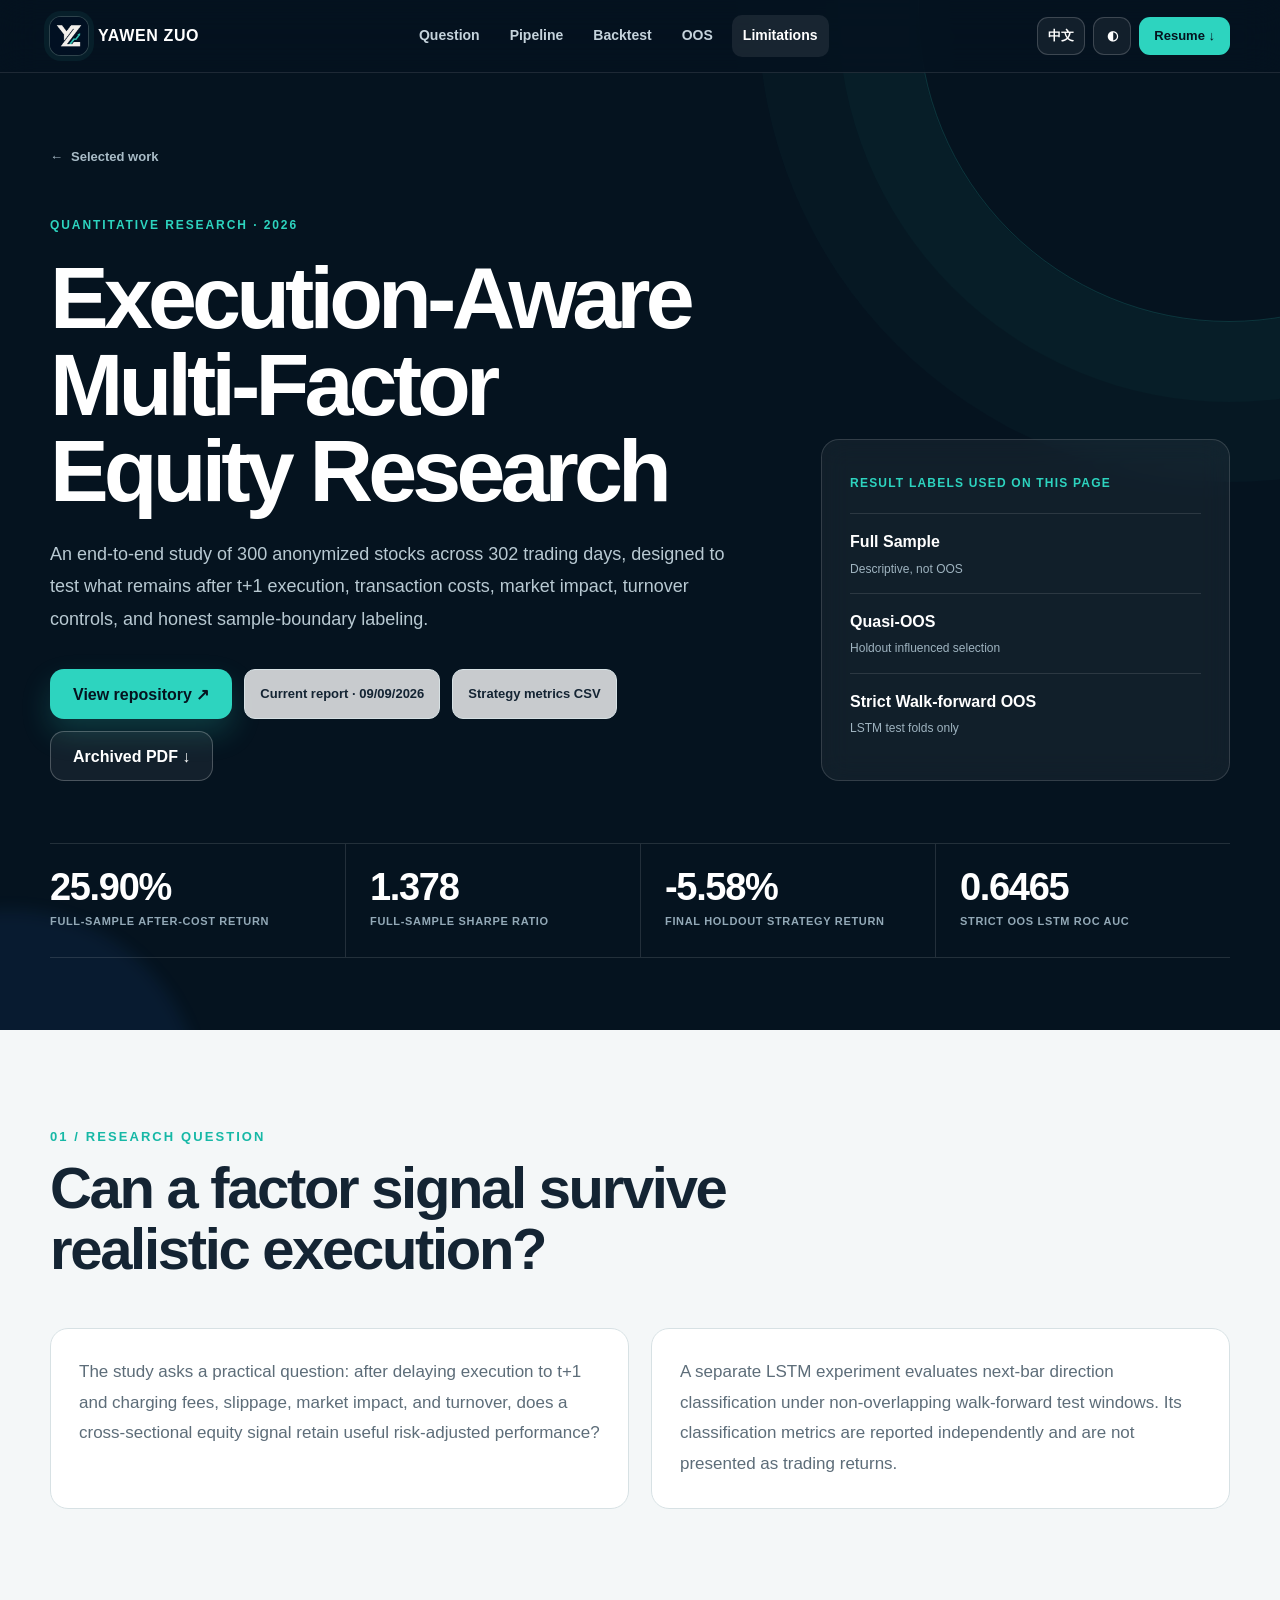
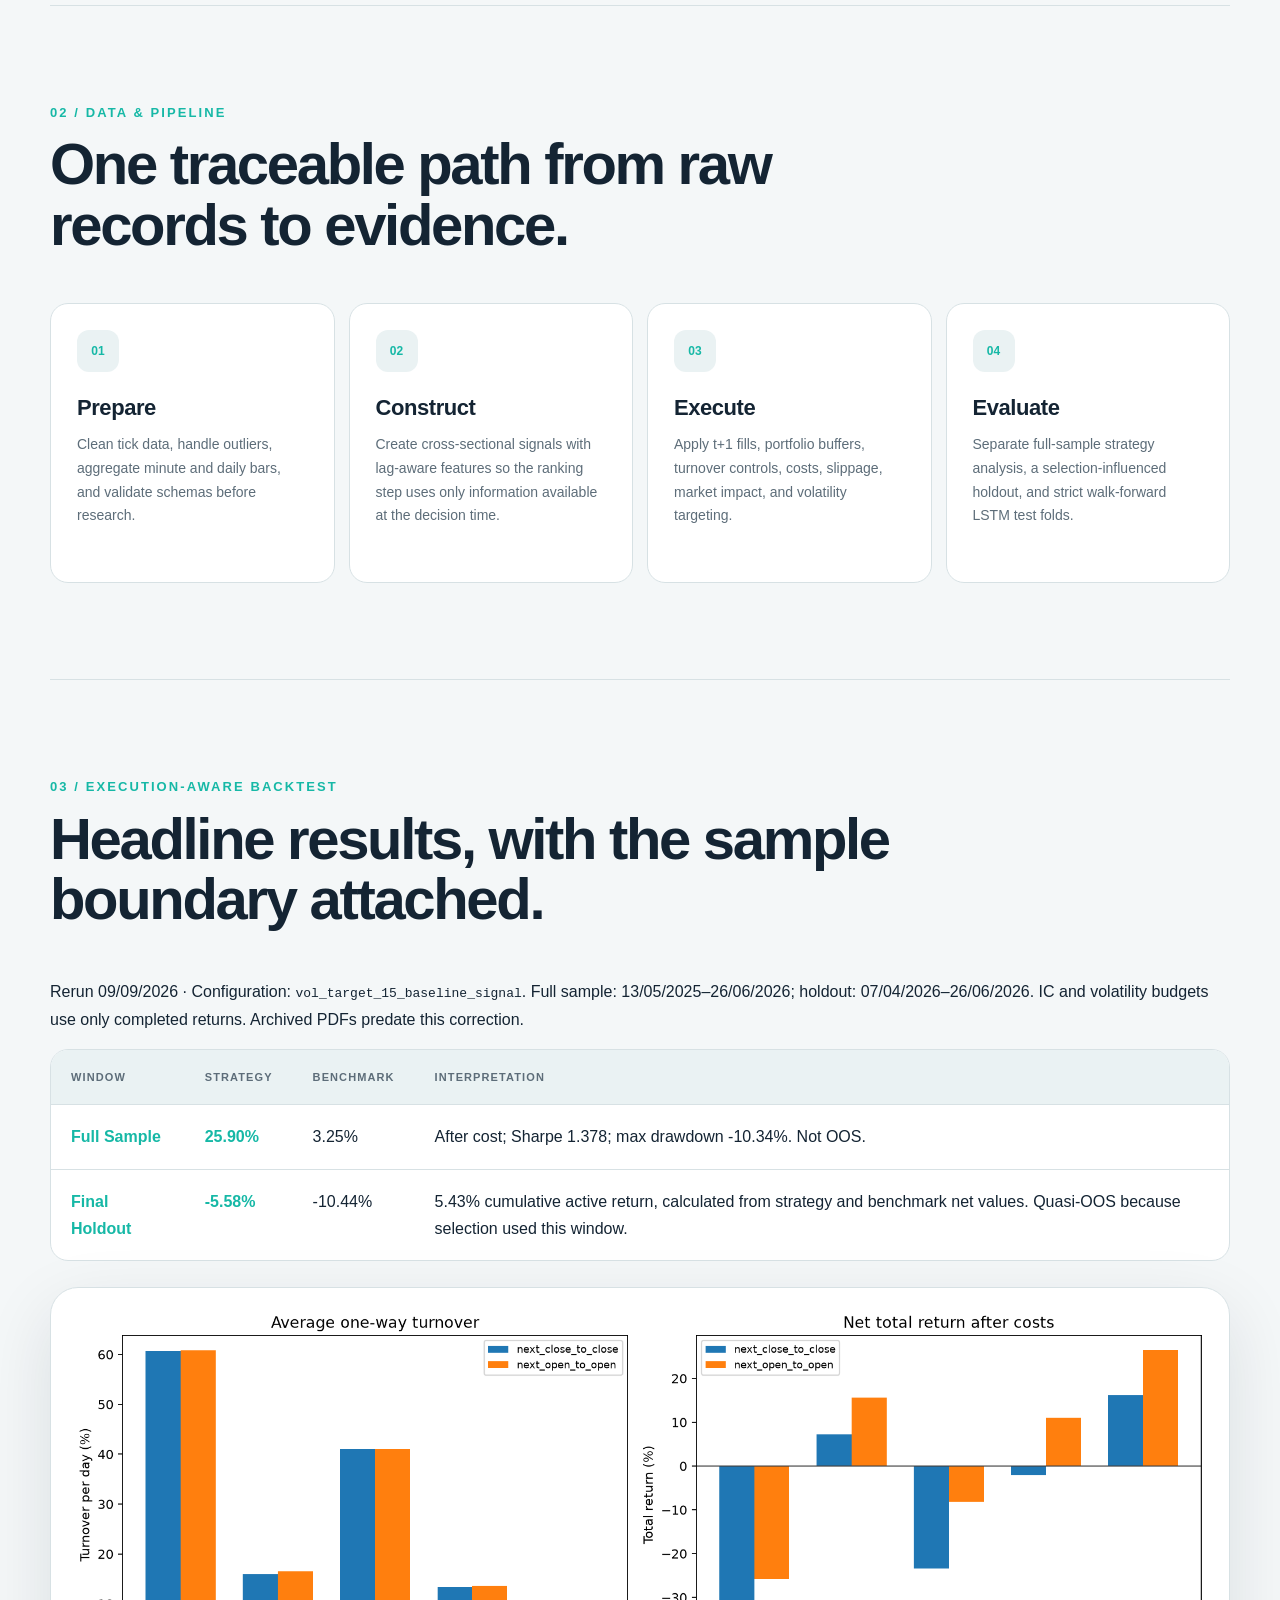
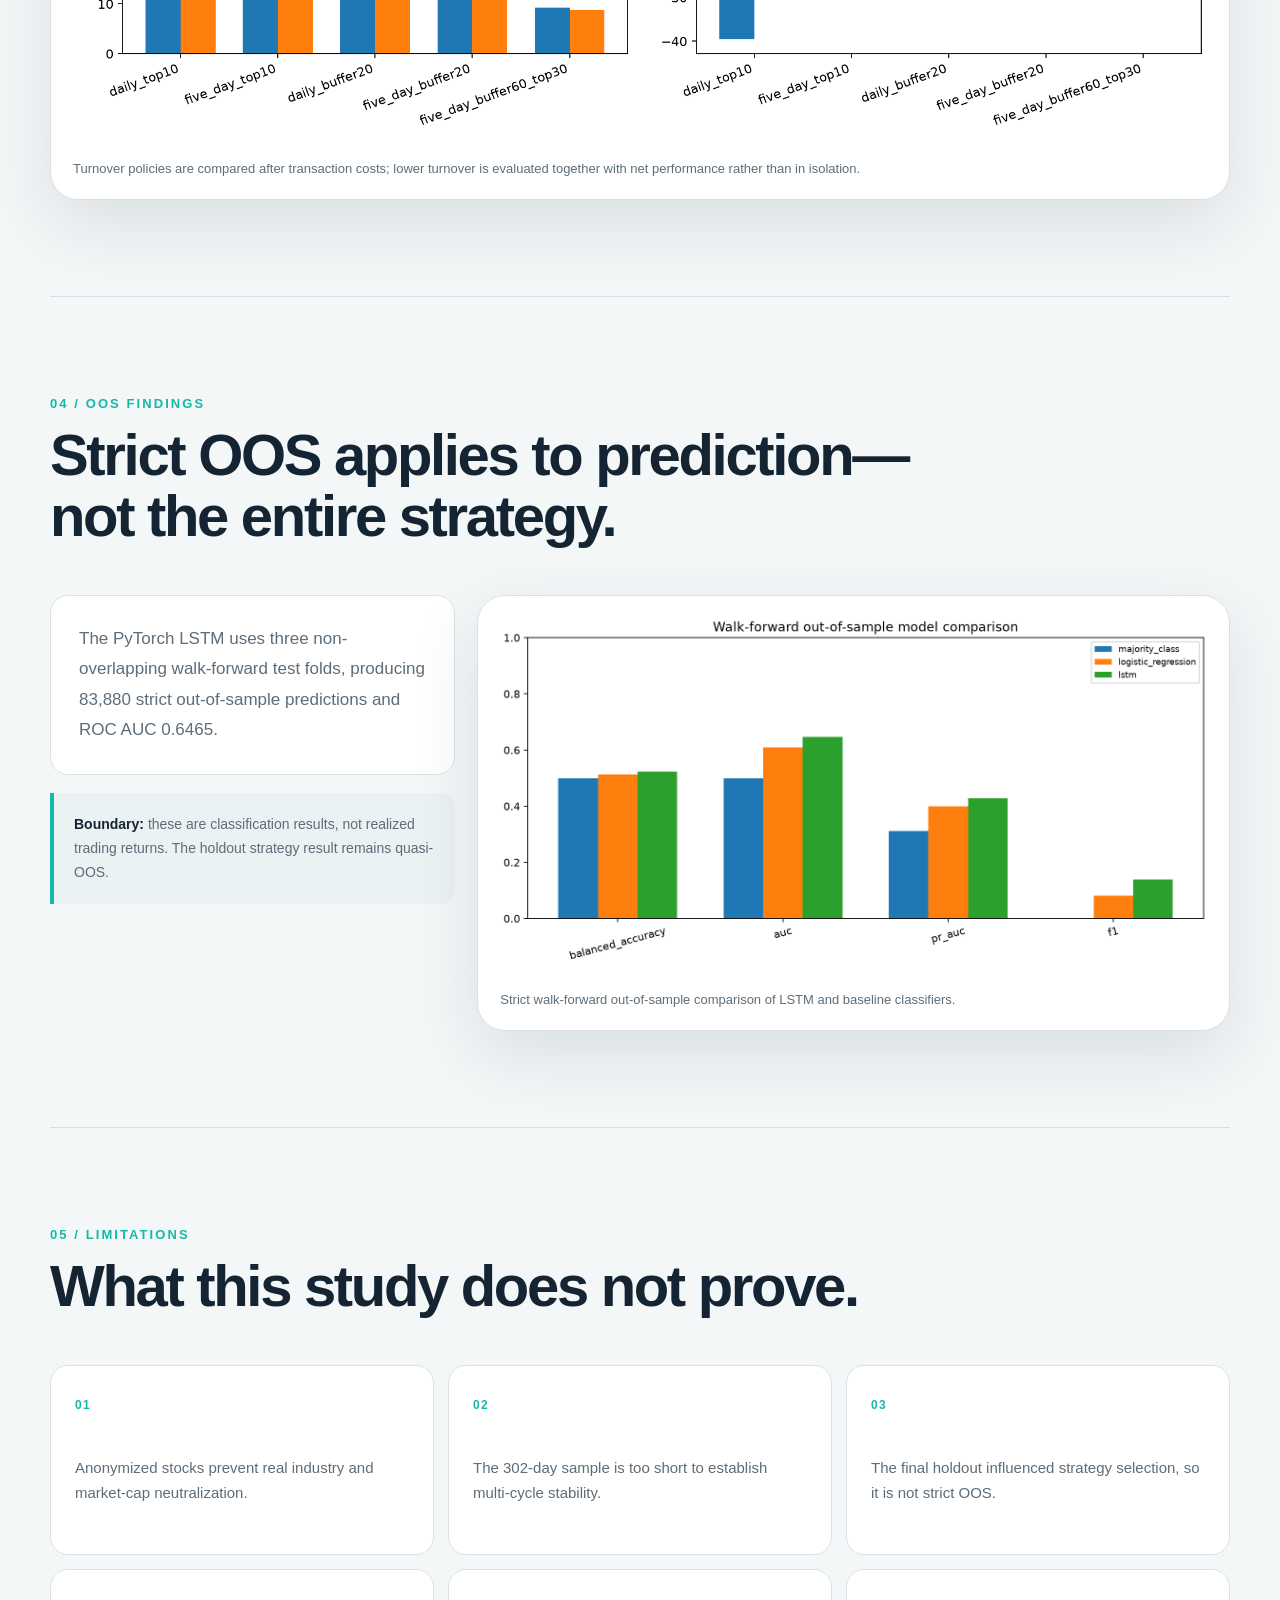
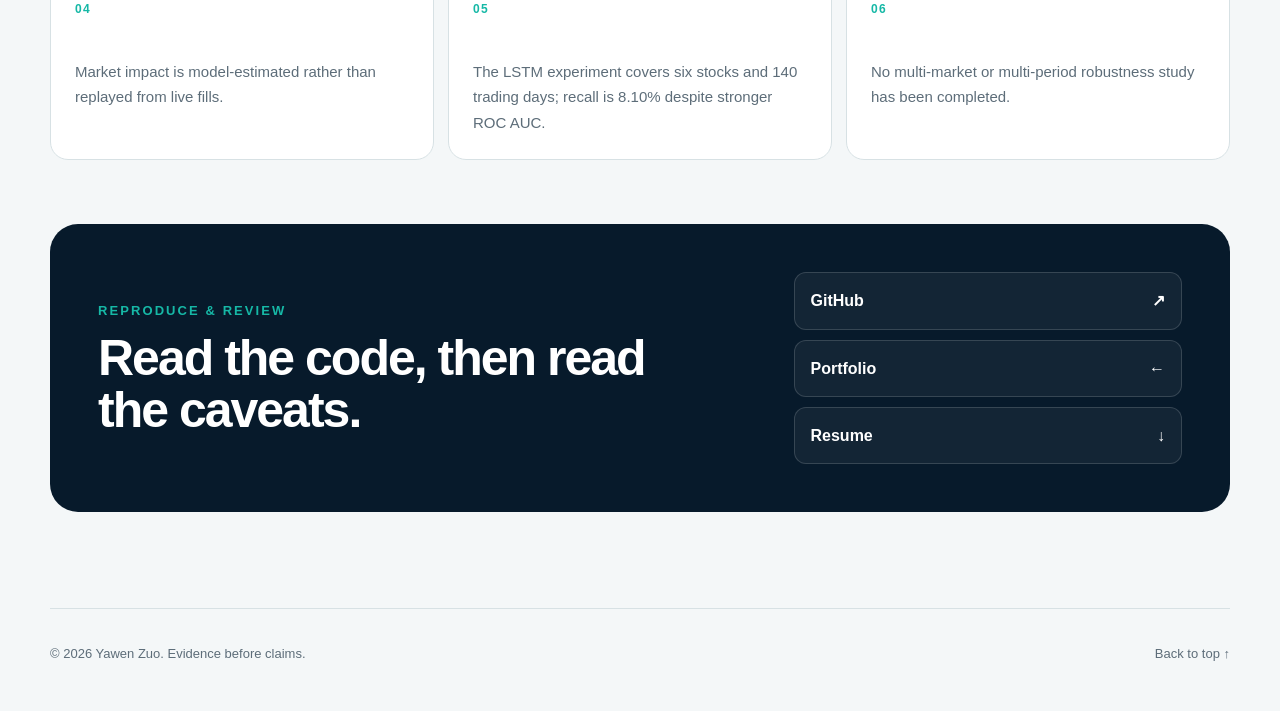
<file: projects/quant-research.html>
<!DOCTYPE html>
<html lang="en" data-theme="light">
<head>
  <meta charset="UTF-8" />
  <meta name="viewport" content="width=device-width, initial-scale=1.0" />
  <meta name="description" content="Execution-aware multi-factor equity research by Yawen Zuo, with transparent full-sample, quasi-OOS, and strict walk-forward OOS results." />
  <meta name="author" content="Yawen Zuo" />
  <meta name="robots" content="index, follow" />
  <meta name="theme-color" content="#071a2b" />
  <link rel="canonical" href="https://my-website-seven-khaki.vercel.app/projects/quant-research.html" />
  <meta property="og:title" content="Execution-Aware Equity Research | Yawen Zuo" />
  <meta property="og:description" content="A transparent case study covering execution-aware backtesting, sample boundaries, walk-forward prediction, and research limitations." />
  <meta property="og:type" content="article" />
  <meta property="og:url" content="https://my-website-seven-khaki.vercel.app/projects/quant-research.html" />
  <meta property="og:site_name" content="Yawen Zuo Portfolio" />
  <meta property="og:image" content="https://my-website-seven-khaki.vercel.app/assets/images/og-portfolio.png" />
  <meta property="og:image:width" content="1200" />
  <meta property="og:image:height" content="630" />
  <meta property="og:image:alt" content="Yawen Zuo — Quantitative Finance and Risk Analytics" />
  <meta name="twitter:card" content="summary_large_image" />
  <meta name="twitter:title" content="Execution-Aware Equity Research | Yawen Zuo" />
  <meta name="twitter:description" content="Full-sample, quasi-OOS, and strict walk-forward OOS evidence presented with explicit limitations." />
  <meta name="twitter:image" content="https://my-website-seven-khaki.vercel.app/assets/images/og-portfolio.png" />
  <title>Execution-Aware Equity Research | Yawen Zuo</title>
  <link rel="icon" type="image/x-icon" href="../favicon.ico" />
  <link rel="icon" type="image/png" href="../favicon-v2.png" />
  <link rel="stylesheet" href="../assets/css/styles.css" />
  <script type="application/ld+json">
    {
      "@context": "https://schema.org",
      "@type": "TechArticle",
      "headline": "Execution-Aware Multi-Factor Equity Research",
      "description": "A quantitative research case study with execution-aware backtesting and explicit sample-boundary labeling.",
      "author": {
        "@type": "Person",
        "name": "Yawen Zuo",
        "url": "https://my-website-seven-khaki.vercel.app/"
      },
      "url": "https://my-website-seven-khaki.vercel.app/projects/quant-research.html",
      "image": "https://my-website-seven-khaki.vercel.app/assets/images/og-portfolio.png"
    }
  </script>
</head>

<body data-language="en" data-page="quant-research" data-asset-prefix="../">
  <a class="skip-link" href="#main-content">Skip to content</a>

  <nav class="site-nav" aria-label="Research navigation">
    <div class="nav-inner">
      <a class="brand" href="../index.html" aria-label="Yawen Zuo portfolio home">
        <img class="brand-mark" src="../favicon-v2.png" alt="" width="38" height="38" />
        <span class="brand-name">YAWEN ZUO</span>
      </a>
      <div class="nav-links" id="nav-links">
        <a href="#question"><span data-lang="en">Question</span><span data-lang="zh">问题</span></a>
        <a href="#pipeline"><span data-lang="en">Pipeline</span><span data-lang="zh">流程</span></a>
        <a href="#backtest"><span data-lang="en">Backtest</span><span data-lang="zh">回测</span></a>
        <a href="#oos"><span data-lang="en">OOS</span><span data-lang="zh">样本外</span></a>
        <a href="#limitations"><span data-lang="en">Limitations</span><span data-lang="zh">局限</span></a>
      </div>
      <div class="nav-actions">
        <button class="lang-button" id="language-toggle" type="button" aria-label="Switch to Chinese" aria-pressed="false">中文</button>
        <button class="icon-button" id="theme-toggle" type="button" aria-label="Switch to dark mode" aria-pressed="false">◐</button>
        <a class="resume-nav" id="resume-nav" href="../resume_en.pdf" download><span data-lang="en">Resume ↓</span><span data-lang="zh">简历 ↓</span></a>
        <button class="menu-button" id="menu-toggle" type="button" aria-label="Open navigation menu" aria-expanded="false">☰</button>
      </div>
    </div>
  </nav>

  <header class="case-hero" id="top">
    <div class="case-shell">
      <a class="case-breadcrumb" href="../index.html#projects"><span aria-hidden="true">←</span> <span data-lang="en">Selected work</span><span data-lang="zh">返回精选项目</span></a>
      <div class="case-hero-grid">
        <div>
          <span class="case-kicker" data-lang="en">QUANTITATIVE RESEARCH · 2026</span>
          <span class="case-kicker" data-lang="zh">量化研究 · 2026</span>
          <h1 data-lang="en">Execution-Aware Multi-Factor Equity Research</h1>
          <h1 data-lang="zh">执行约束下的多因子量化研究</h1>
          <p class="case-lead" data-lang="en">An end-to-end study of 300 anonymized stocks across 302 trading days, designed to test what remains after t+1 execution, transaction costs, market impact, turnover controls, and honest sample-boundary labeling.</p>
          <p class="case-lead" data-lang="zh">围绕 300 只匿名股票与 302 个交易日开展端到端研究，重点检验在 t+1 执行、交易成本、市场冲击、换手控制与诚实样本边界下仍能保留的结果。</p>
          <div class="case-actions">
            <a class="button primary" href="https://github.com/Zuozuo-76/Quant-internship" target="_blank" rel="noopener noreferrer"><span data-lang="en">View repository ↗</span><span data-lang="zh">查看代码仓库 ↗</span></a>
            <a class="project-link" href="https://github.com/Zuozuo-76/Quant-internship/blob/4070810b4631d0554644039ce2139c2ee926cd67/reports/timing-correction-2026-09-09.md"><span data-lang="en">Current report · 09/09/2026</span><span data-lang="zh">当前报告 · 09/09/2026</span></a>
                <a class="project-link" href="https://github.com/Zuozuo-76/Quant-internship/blob/4070810b4631d0554644039ce2139c2ee926cd67/backtest/low_risk_strategy_metrics.csv"><span data-lang="en">Strategy metrics CSV</span><span data-lang="zh">策略指标 CSV</span></a>
                <a class="button secondary" id="report-download" href="../quant_research_report_en.pdf" download="Yawen_Zuo_Quantitative_Trading_Report_EN.pdf"><span data-lang="en">Archived PDF ↓</span><span data-lang="zh">历史 PDF ↓</span></a>
          </div>
        </div>
        <aside class="case-hero-note">
          <span data-lang="en">Result labels used on this page</span>
          <span data-lang="zh">本页使用的结果标签</span>
          <dl>
            <div><dt>Full Sample</dt><dd data-lang="en">Descriptive, not OOS</dd><dd data-lang="zh">描述性结果，非样本外</dd></div>
            <div><dt>Quasi-OOS</dt><dd data-lang="en">Holdout influenced selection</dd><dd data-lang="zh">留出期参与版本选择</dd></div>
            <div><dt>Strict Walk-forward OOS</dt><dd data-lang="en">LSTM test folds only</dd><dd data-lang="zh">仅限 LSTM 测试窗口</dd></div>
          </dl>
        </aside>
      </div>

      <div class="case-snapshot" aria-label="Research snapshot">
        <div><strong>25.90%</strong><span data-lang="en">Full-sample after-cost return</span><span data-lang="zh">完整样本成本后收益</span></div>
        <div><strong>1.378</strong><span data-lang="en">Full-sample Sharpe ratio</span><span data-lang="zh">完整样本夏普率</span></div>
        <div><strong>-5.58%</strong><span data-lang="en">Final holdout strategy return</span><span data-lang="zh">最终留出期策略收益</span></div>
        <div><strong>0.6465</strong><span data-lang="en">Strict OOS LSTM ROC AUC</span><span data-lang="zh">严格样本外 LSTM ROC AUC</span></div>
      </div>
    </div>
  </header>

  <main id="main-content" class="case-main">
    <section class="case-section" id="question">
      <div class="case-section-heading reveal">
        <span class="section-index">01 / RESEARCH QUESTION</span>
        <h2 data-lang="en">Can a factor signal survive realistic execution?</h2>
        <h2 data-lang="zh">因子信号能否经受真实执行约束？</h2>
      </div>
      <div class="case-prose-grid reveal">
        <p data-lang="en">The study asks a practical question: after delaying execution to t+1 and charging fees, slippage, market impact, and turnover, does a cross-sectional equity signal retain useful risk-adjusted performance?</p>
        <p data-lang="zh">本研究关注一个实践问题：将执行推迟至 t+1，并计入手续费、滑点、市场冲击与换手后，横截面股票信号是否仍能保留有用的风险调整表现？</p>
        <p data-lang="en">A separate LSTM experiment evaluates next-bar direction classification under non-overlapping walk-forward test windows. Its classification metrics are reported independently and are not presented as trading returns.</p>
        <p data-lang="zh">独立的 LSTM 实验在互不重叠的 walk-forward 测试窗口中评估下一根分钟 K 线涨跌方向分类能力。其分类指标与交易收益分开报告，不作等价解释。</p>
      </div>
    </section>

    <section class="case-section" id="pipeline">
      <div class="case-section-heading reveal">
        <span class="section-index">02 / DATA &amp; PIPELINE</span>
        <h2 data-lang="en">One traceable path from raw records to evidence.</h2>
        <h2 data-lang="zh">从原始记录到研究证据的可追溯流程。</h2>
      </div>
      <div class="pipeline-grid">
        <article class="pipeline-step reveal"><span>01</span><h3 data-lang="en">Prepare</h3><h3 data-lang="zh">数据准备</h3><p data-lang="en">Clean tick data, handle outliers, aggregate minute and daily bars, and validate schemas before research.</p><p data-lang="zh">清洗逐笔数据、处理异常值、聚合分钟与日频行情，并在研究前验证数据结构。</p></article>
        <article class="pipeline-step reveal"><span>02</span><h3 data-lang="en">Construct</h3><h3 data-lang="zh">因子构建</h3><p data-lang="en">Create cross-sectional signals with lag-aware features so the ranking step uses only information available at the decision time.</p><p data-lang="zh">使用严格滞后的特征构建横截面信号，确保排序仅使用决策时点可得信息。</p></article>
        <article class="pipeline-step reveal"><span>03</span><h3 data-lang="en">Execute</h3><h3 data-lang="zh">执行回测</h3><p data-lang="en">Apply t+1 fills, portfolio buffers, turnover controls, costs, slippage, market impact, and volatility targeting.</p><p data-lang="zh">纳入 t+1 成交、持仓缓冲、换手控制、交易费用、滑点、市场冲击与波动率目标。</p></article>
        <article class="pipeline-step reveal"><span>04</span><h3 data-lang="en">Evaluate</h3><h3 data-lang="zh">评估</h3><p data-lang="en">Separate full-sample strategy analysis, a selection-influenced holdout, and strict walk-forward LSTM test folds.</p><p data-lang="zh">明确区分完整样本策略分析、参与版本选择的留出期，以及严格 walk-forward 的 LSTM 测试窗口。</p></article>
      </div>
    </section>

    <section class="case-section" id="backtest">
      <div class="case-section-heading reveal">
        <span class="section-index">03 / EXECUTION-AWARE BACKTEST</span>
        <h2 data-lang="en">Headline results, with the sample boundary attached.</h2>
        <h2 data-lang="zh">关键结果与样本边界同时呈现。</h2>
      </div>

<p data-lang="en">Rerun 09/09/2026 · Configuration: <code>vol_target_15_baseline_signal</code>. Full sample: 13/05/2025–26/06/2026; holdout: 07/04/2026–26/06/2026. IC and volatility budgets use only completed returns. Archived PDFs predate this correction.</p><p data-lang="zh">09/09/2026 重跑 · 配置：<code>vol_target_15_baseline_signal</code>。完整样本为 13/05/2025–26/06/2026，留出期为 07/04/2026–26/06/2026。IC 与波动率预算仅使用已结束持有期的收益；历史 PDF 未包含本次修正。</p>
      <div class="result-table-wrap reveal">
        <table class="result-table">
          <thead><tr><th data-lang="en">Window</th><th data-lang="zh">区间</th><th data-lang="en">Strategy</th><th data-lang="zh">策略</th><th data-lang="en">Benchmark</th><th data-lang="zh">基准</th><th data-lang="en">Interpretation</th><th data-lang="zh">解释</th></tr></thead>
          <tbody>
            <tr><th>Full Sample</th><td>25.90%</td><td>3.25%</td><td data-lang="en">After cost; Sharpe 1.378; max drawdown -10.34%. Not OOS.</td><td data-lang="zh">成本后结果；夏普率 1.378；最大回撤 -10.34%。非样本外。</td></tr>
            <tr><th>Final Holdout</th><td>-5.58%</td><td>-10.44%</td><td data-lang="en">5.43% cumulative active return, calculated from strategy and benchmark net values. Quasi-OOS because selection used this window.</td><td data-lang="zh">根据策略与基准净值计算，累计主动收益为 5.43%。因该窗口参与版本选择，属于准样本外。</td></tr>
          </tbody>
        </table>
      </div>

      <figure class="case-figure reveal">
        <img src="../quant_turnover.png?v=20260909" alt="Comparison of turnover policies and net returns after transaction costs" width="2000" height="768" loading="lazy" />
        <figcaption data-lang="en">Turnover policies are compared after transaction costs; lower turnover is evaluated together with net performance rather than in isolation.</figcaption>
        <figcaption data-lang="zh">在计入交易成本后比较换手政策；低换手与成本后表现共同评估，而非单独宣传。</figcaption>
      </figure>
    </section>

    <section class="case-section" id="oos">
      <div class="case-section-heading reveal">
        <span class="section-index">04 / OOS FINDINGS</span>
        <h2 data-lang="en">Strict OOS applies to prediction—not the entire strategy.</h2>
        <h2 data-lang="zh">严格样本外仅适用于预测实验，而非整套策略。</h2>
      </div>
      <div class="oos-grid">
        <div class="oos-copy reveal">
          <p data-lang="en">The PyTorch LSTM uses three non-overlapping walk-forward test folds, producing 83,880 strict out-of-sample predictions and ROC AUC 0.6465.</p>
          <p data-lang="zh">PyTorch LSTM 使用三个互不重叠的 walk-forward 测试窗口，生成 83,880 条严格样本外预测，ROC AUC 为 0.6465。</p>
          <div class="oos-warning"><strong data-lang="en">Boundary:</strong><strong data-lang="zh">边界：</strong> <span data-lang="en">these are classification results, not realized trading returns. The holdout strategy result remains quasi-OOS.</span><span data-lang="zh">这些是分类结果，不是已实现交易收益；策略留出期结果仍属于准样本外。</span></div>
        </div>
        <figure class="case-figure reveal">
          <img src="../quant_lstm_models.png?v=20260909" alt="Walk-forward out-of-sample comparison of LSTM and baseline models" width="1520" height="768" loading="lazy" />
          <figcaption data-lang="en">Strict walk-forward out-of-sample comparison of LSTM and baseline classifiers.</figcaption>
          <figcaption data-lang="zh">LSTM 与基线分类模型的严格 walk-forward 样本外对比。</figcaption>
        </figure>
      </div>
    </section>

    <section class="case-section" id="limitations">
      <div class="case-section-heading reveal">
        <span class="section-index">05 / LIMITATIONS</span>
        <h2 data-lang="en">What this study does not prove.</h2>
        <h2 data-lang="zh">这项研究尚不能证明什么。</h2>
      </div>
      <div class="limitations-grid">
        <article class="limitation reveal"><strong>01</strong><p data-lang="en">Anonymized stocks prevent real industry and market-cap neutralization.</p><p data-lang="zh">股票匿名化，无法开展真实行业与市值中性化。</p></article>
        <article class="limitation reveal"><strong>02</strong><p data-lang="en">The 302-day sample is too short to establish multi-cycle stability.</p><p data-lang="zh">302 个交易日的样本不足以证明跨周期稳定性。</p></article>
        <article class="limitation reveal"><strong>03</strong><p data-lang="en">The final holdout influenced strategy selection, so it is not strict OOS.</p><p data-lang="zh">最终留出期参与策略选择，因此不属于严格样本外。</p></article>
        <article class="limitation reveal"><strong>04</strong><p data-lang="en">Market impact is model-estimated rather than replayed from live fills.</p><p data-lang="zh">市场冲击来自模型估计，并非实盘成交回放。</p></article>
        <article class="limitation reveal"><strong>05</strong><p data-lang="en">The LSTM experiment covers six stocks and 140 trading days; recall is 8.10% despite stronger ROC AUC.</p><p data-lang="zh">LSTM 实验仅覆盖 6 只股票与 140 个交易日；虽然 ROC AUC 较高，但 Recall 仅 8.10%。</p></article>
        <article class="limitation reveal"><strong>06</strong><p data-lang="en">No multi-market or multi-period robustness study has been completed.</p><p data-lang="zh">尚未完成多市场或多时间区间的稳健性检验。</p></article>
      </div>

      <div class="case-cta reveal">
        <div><span class="section-index">REPRODUCE &amp; REVIEW</span><h2 data-lang="en">Read the code, then read the caveats.</h2><h2 data-lang="zh">先看代码，也请看清局限。</h2></div>
        <div class="case-cta-links">
          <a href="https://github.com/Zuozuo-76/Quant-internship" target="_blank" rel="noopener noreferrer"><span>GitHub</span><span>↗</span></a>
          <a href="../index.html#projects"><span data-lang="en">Portfolio</span><span data-lang="zh">个人主页</span><span>←</span></a>
          <a id="resume-contact" href="../resume_en.pdf" download><span data-lang="en">Resume</span><span data-lang="zh">简历</span><span>↓</span></a>
        </div>
      </div>
    </section>
  </main>

  <footer>
    <span data-lang="en">© 2026 Yawen Zuo. Evidence before claims.</span>
    <span data-lang="zh">© 2026 左雅文。先有证据，再有结论。</span>
    <a href="#top"><span data-lang="en">Back to top ↑</span><span data-lang="zh">返回顶部 ↑</span></a>
  </footer>

  <script src="../assets/js/main.js" defer></script>
</body>
</html>
</file>
<file: assets/css/styles.css>
:root {
      --navy-950: #05131f;
      --navy-900: #071a2b;
      --navy-800: #0d2940;
      --teal-500: #16b8a6;
      --teal-400: #2dd4bf;
      --blue-500: #3b82f6;
      --bg: #f4f7f8;
      --surface: #ffffff;
      --surface-soft: #eaf2f3;
      --surface-raised: rgba(255, 255, 255, 0.78);
      --text: #142433;
      --muted: #5d6d79;
      --line: #d7e1e4;
      --shadow: 0 24px 70px rgba(7, 26, 43, 0.11);
      --radius-lg: 28px;
      --radius-md: 18px;
    }

    html[data-theme="dark"] {
      --bg: #07131d;
      --surface: #0e2130;
      --surface-soft: #122c3d;
      --surface-raised: rgba(14, 33, 48, 0.82);
      --text: #e8f1f4;
      --muted: #a8b8c2;
      --line: #244254;
      --shadow: 0 24px 70px rgba(0, 0, 0, 0.28);
    }

    * {
      box-sizing: border-box;
    }

    html {
      scroll-behavior: smooth;
      scroll-padding-top: 92px;
    }

    body {
      margin: 0;
      overflow-x: hidden;
      font-family: Inter, ui-sans-serif, -apple-system, BlinkMacSystemFont, "Segoe UI", "Microsoft YaHei", sans-serif;
      background: var(--bg);
      color: var(--text);
      line-height: 1.7;
      transition: background 0.25s ease, color 0.25s ease;
    }

    body::before {
      content: "";
      position: fixed;
      inset: 0;
      z-index: -1;
      pointer-events: none;
      background-image: radial-gradient(circle at 12% 14%, rgba(22, 184, 166, 0.07), transparent 26%),
                        radial-gradient(circle at 88% 35%, rgba(59, 130, 246, 0.06), transparent 28%);
    }

    a {
      color: inherit;
      text-decoration: none;
    }

    button,
    a {
      -webkit-tap-highlight-color: transparent;
    }

    :focus-visible {
      outline: 3px solid var(--teal-400);
      outline-offset: 4px;
      border-radius: 8px;
    }

    .skip-link {
      position: fixed;
      top: -100px;
      left: 20px;
      z-index: 1000;
      padding: 10px 16px;
      background: white;
      color: var(--navy-900);
      border-radius: 10px;
      font-weight: 800;
    }

    .skip-link:focus {
      top: 16px;
    }

    .site-nav {
      position: fixed;
      inset: 0 0 auto 0;
      z-index: 100;
      border-bottom: 1px solid rgba(255, 255, 255, 0.1);
      background: rgba(5, 19, 31, 0.84);
      backdrop-filter: blur(18px);
    }

    .nav-inner {
      width: min(1180px, calc(100% - 40px));
      min-height: 72px;
      margin: 0 auto;
      display: flex;
      align-items: center;
      justify-content: space-between;
      gap: 24px;
    }

    .brand {
      display: inline-flex;
      align-items: center;
      gap: 10px;
      color: white;
      font-weight: 850;
      letter-spacing: 0.04em;
    }

    .brand-mark {
      width: 38px;
      height: 38px;
      border-radius: 11px;
      object-fit: cover;
      box-shadow: 0 0 0 1px rgba(255, 255, 255, 0.16), 0 0 0 6px rgba(45, 212, 191, 0.07);
    }

    .nav-links,
    .nav-actions {
      display: flex;
      align-items: center;
      gap: 8px;
    }

    .nav-links a {
      padding: 9px 11px;
      color: #c5d3dc;
      border-radius: 10px;
      font-size: 14px;
      font-weight: 700;
      transition: color 0.2s ease, background 0.2s ease;
    }

    .nav-links a:hover,
    .nav-links a.active {
      color: white;
      background: rgba(255, 255, 255, 0.08);
    }

    .icon-button,
    .lang-button,
    .menu-button {
      min-width: 38px;
      height: 38px;
      padding: 0 10px;
      border: 1px solid rgba(255, 255, 255, 0.18);
      border-radius: 11px;
      background: rgba(255, 255, 255, 0.06);
      color: white;
      cursor: pointer;
      font: inherit;
      font-size: 13px;
      font-weight: 800;
    }

    .menu-button {
      display: none;
      font-size: 20px;
    }

    .resume-nav {
      display: inline-flex;
      align-items: center;
      height: 38px;
      padding: 0 15px;
      border-radius: 11px;
      background: var(--teal-400);
      color: var(--navy-950);
      font-size: 13px;
      font-weight: 850;
    }

    .hero {
      position: relative;
      min-height: 780px;
      padding: 154px 0 96px;
      overflow: hidden;
      background: var(--navy-950);
      color: white;
    }

    .hero::before {
      content: "";
      position: absolute;
      width: 720px;
      height: 720px;
      top: -230px;
      right: -180px;
      border-radius: 50%;
      background: radial-gradient(circle, rgba(45, 212, 191, 0.16), transparent 66%);
    }

    .hero::after {
      content: "";
      position: absolute;
      inset: auto 0 0;
      height: 190px;
      opacity: 0.55;
      background: linear-gradient(180deg, transparent, rgba(22, 184, 166, 0.06)),
                  repeating-linear-gradient(90deg, transparent 0 7.9%, rgba(255, 255, 255, 0.035) 8%);
      clip-path: polygon(0 72%, 8% 68%, 15% 74%, 23% 52%, 31% 58%, 39% 37%, 47% 48%, 55% 24%, 63% 34%, 71% 19%, 79% 30%, 87% 10%, 94% 16%, 100% 3%, 100% 100%, 0 100%);
    }

    .hero-grid {
      position: relative;
      z-index: 2;
      width: min(1180px, calc(100% - 48px));
      margin: 0 auto;
      display: grid;
      grid-template-columns: 1.12fr 0.88fr;
      align-items: center;
      gap: 80px;
    }

    .eyebrow {
      display: inline-flex;
      align-items: center;
      gap: 10px;
      margin: 0 0 24px;
      color: var(--teal-400);
      font-size: 13px;
      font-weight: 850;
      letter-spacing: 0.16em;
      text-transform: uppercase;
    }

    .eyebrow::before {
      content: "";
      width: 34px;
      height: 2px;
      background: currentColor;
    }

    .hero h1 {
      margin: 0;
      max-width: 720px;
      font-size: clamp(52px, 7vw, 88px);
      line-height: 0.98;
      letter-spacing: -0.055em;
    }

    .hero h1 span {
      display: block;
      margin-top: 16px;
      color: #a8bbc7;
      font-size: 0.42em;
      line-height: 1.25;
      letter-spacing: -0.025em;
      font-weight: 650;
    }

    .hero-copy {
      max-width: 670px;
      margin: 28px 0 0;
      color: #c5d3dc;
      font-size: clamp(18px, 2vw, 22px);
      line-height: 1.7;
    }

    .hero-focus {
      margin-top: 26px;
      color: #eaf7f5;
      font-size: 14px;
      font-weight: 750;
      letter-spacing: 0.06em;
    }

    .hero-actions {
      display: flex;
      flex-wrap: wrap;
      gap: 14px;
      margin-top: 38px;
    }

    .hero-proof {
      display: grid;
      grid-template-columns: repeat(3, minmax(0, 1fr));
      max-width: 690px;
      margin-top: 42px;
      border-top: 1px solid rgba(255, 255, 255, 0.13);
    }

    .proof-item {
      padding: 20px 22px 0 0;
    }

    .proof-item + .proof-item {
      padding-left: 22px;
      border-left: 1px solid rgba(255, 255, 255, 0.13);
    }

    .proof-item strong {
      display: block;
      color: white;
      font-size: 21px;
      line-height: 1.15;
      letter-spacing: -0.02em;
    }

    .proof-item span {
      display: block;
      margin-top: 6px;
      color: #93a9b7;
      font-size: 11px;
      font-weight: 800;
      letter-spacing: 0.08em;
      line-height: 1.45;
      text-transform: uppercase;
    }

    .button {
      display: inline-flex;
      min-height: 50px;
      align-items: center;
      justify-content: center;
      gap: 9px;
      padding: 0 22px;
      border: 1px solid transparent;
      border-radius: 14px;
      font-weight: 850;
      transition: transform 0.2s ease, box-shadow 0.2s ease, background 0.2s ease;
    }

    .button:hover {
      transform: translateY(-3px);
    }

    .button.primary {
      background: var(--teal-400);
      color: var(--navy-950);
      box-shadow: 0 14px 30px rgba(45, 212, 191, 0.2);
    }

    .button.secondary {
      border-color: rgba(255, 255, 255, 0.24);
      background: rgba(255, 255, 255, 0.06);
      color: white;
    }

    .portrait-wrap {
      position: relative;
      max-width: 420px;
      margin-left: auto;
    }

    .portrait-frame {
      position: relative;
      aspect-ratio: 0.82;
      overflow: hidden;
      border: 1px solid rgba(255, 255, 255, 0.16);
      border-radius: 220px 220px 28px 28px;
      background: var(--navy-800);
      box-shadow: 0 36px 80px rgba(0, 0, 0, 0.35);
    }

    .portrait-frame img {
      width: 100%;
      height: 100%;
      object-fit: cover;
      object-position: 52% center;
      filter: saturate(0.76) contrast(1.03);
    }

    .portrait-frame::after {
      content: "";
      position: absolute;
      inset: 0;
      background: linear-gradient(180deg, transparent 55%, rgba(5, 19, 31, 0.48));
      pointer-events: none;
    }

    .data-card {
      position: absolute;
      right: -34px;
      bottom: 34px;
      width: 210px;
      padding: 17px 18px;
      border: 1px solid rgba(255, 255, 255, 0.16);
      border-radius: 16px;
      background: rgba(10, 36, 53, 0.82);
      box-shadow: 0 20px 40px rgba(0, 0, 0, 0.25);
      backdrop-filter: blur(14px);
    }

    .data-card small {
      display: block;
      color: #9eb2bf;
      font-weight: 700;
    }

    .data-card strong {
      display: block;
      margin-top: 3px;
      color: white;
      font-size: 26px;
    }

    .data-card span {
      color: var(--teal-400);
      font-size: 12px;
      font-weight: 800;
    }

    main {
      width: min(1180px, calc(100% - 48px));
      margin: 0 auto;
    }

    .section {
      padding: 104px 0;
      border-bottom: 1px solid var(--line);
    }

    .section:last-child {
      border-bottom: 0;
    }

    .section-head {
      display: grid;
      grid-template-columns: 0.7fr 1.3fr;
      gap: 80px;
      margin-bottom: 56px;
      align-items: end;
    }

    .section-index {
      display: block;
      margin-bottom: 10px;
      color: var(--teal-500);
      font-size: 13px;
      font-weight: 850;
      letter-spacing: 0.16em;
    }

    h2 {
      margin: 0;
      font-size: clamp(36px, 5vw, 58px);
      line-height: 1.05;
      letter-spacing: -0.04em;
    }

    .section-lead {
      margin: 0;
      color: var(--muted);
      font-size: 19px;
      line-height: 1.75;
    }

    .capability-grid {
      display: grid;
      grid-template-columns: repeat(3, 1fr);
      gap: 18px;
    }

    .capability {
      min-height: 260px;
      padding: 30px;
      border: 1px solid var(--line);
      border-radius: var(--radius-md);
      background: var(--surface);
      transition: transform 0.25s ease, border-color 0.25s ease, box-shadow 0.25s ease;
    }

    .capability:hover,
    .project-card:hover {
      transform: translateY(-7px);
      border-color: rgba(22, 184, 166, 0.55);
      box-shadow: var(--shadow);
    }

    .capability-number {
      display: grid;
      width: 44px;
      height: 44px;
      place-items: center;
      border-radius: 13px;
      background: var(--surface-soft);
      color: var(--teal-500);
      font-size: 13px;
      font-weight: 900;
    }

    h3 {
      margin: 22px 0 10px;
      font-size: 22px;
      line-height: 1.3;
      letter-spacing: -0.02em;
    }

    .capability p,
    .project-card p,
    .contact-copy {
      margin: 0;
      color: var(--muted);
    }

    .about-story {
      display: grid;
      grid-template-columns: 0.82fr 1.18fr;
      align-items: stretch;
      gap: 20px;
      margin-top: 20px;
    }

    .about-photo {
      position: relative;
      min-height: 390px;
      margin: 0;
      overflow: hidden;
      border-radius: var(--radius-lg);
      background: var(--navy-900);
    }

    .about-photo img {
      width: 100%;
      height: 100%;
      position: absolute;
      inset: 0;
      object-fit: cover;
      object-position: 50% 48%;
      filter: saturate(0.82) contrast(1.04);
    }

    .about-photo::after {
      content: "";
      position: absolute;
      inset: 0;
      background: linear-gradient(180deg, transparent 54%, rgba(5, 19, 31, 0.62));
    }

    .about-photo figcaption {
      position: absolute;
      z-index: 2;
      left: 24px;
      right: 24px;
      bottom: 20px;
      color: white;
      font-size: 12px;
      font-weight: 800;
      letter-spacing: 0.1em;
      text-transform: uppercase;
    }

    .about-note {
      display: flex;
      flex-direction: column;
      justify-content: center;
      padding: clamp(34px, 6vw, 70px);
      border: 1px solid var(--line);
      border-radius: var(--radius-lg);
      background: var(--surface-soft);
    }

    .about-note h3 {
      max-width: 600px;
      margin: 0 0 18px;
      font-size: clamp(30px, 4vw, 48px);
      line-height: 1.12;
      letter-spacing: -0.04em;
    }

    .about-note p {
      max-width: 620px;
      margin: 0;
      color: var(--muted);
      font-size: 17px;
    }

    .timeline {
      position: relative;
      max-width: 1000px;
      margin-left: auto;
    }

    .timeline::before {
      content: "";
      position: absolute;
      top: 9px;
      bottom: 14px;
      left: 188px;
      width: 1px;
      background: var(--line);
    }

    .timeline-item {
      display: grid;
      grid-template-columns: 150px 1fr;
      gap: 74px;
      padding-bottom: 48px;
    }

    .timeline-item:last-child {
      padding-bottom: 0;
    }

    .timeline-date {
      padding-top: 2px;
      color: var(--muted);
      font-size: 14px;
      font-weight: 800;
      text-align: right;
    }

    .timeline-content {
      position: relative;
    }

    .timeline-content::before {
      content: "";
      position: absolute;
      top: 7px;
      left: -41px;
      width: 12px;
      height: 12px;
      border: 4px solid var(--bg);
      border-radius: 50%;
      background: var(--teal-500);
      box-shadow: 0 0 0 1px var(--teal-500);
    }

    .timeline-content h3 {
      margin: 0 0 5px;
    }

    .timeline-subtitle {
      margin-bottom: 14px;
      color: var(--teal-500);
      font-size: 14px;
      font-weight: 800;
    }

    .timeline-content p,
    .timeline-content li {
      color: var(--muted);
    }

    .timeline-content p {
      margin: 0;
    }

    .timeline-content ul {
      margin: 12px 0 0;
      padding-left: 18px;
    }

    .timeline-content li {
      margin: 5px 0;
    }

    .supporting-experience {
      margin-top: 16px;
      padding-top: 28px;
      border-top: 1px dashed var(--line);
    }

    .supporting-experience .timeline-content::before {
      background: var(--muted);
      box-shadow: 0 0 0 1px var(--muted);
    }

    .supporting-experience h3 {
      margin-top: 3px;
      color: var(--muted);
      font-size: 18px;
    }

    .supporting-experience .timeline-subtitle,
    .supporting-experience li {
      font-size: 13px;
    }

    .supporting-label {
      display: inline-flex;
      padding: 4px 9px;
      border: 1px solid var(--line);
      border-radius: 999px;
      color: var(--muted);
      font-size: 10px;
      font-weight: 850;
      letter-spacing: 0.1em;
      text-transform: uppercase;
    }

    .projects-grid {
      display: grid;
      grid-template-columns: 1.25fr 0.75fr;
      gap: 20px;
    }

    .project-card {
      position: relative;
      min-height: 390px;
      overflow: hidden;
      padding: 34px;
      border: 1px solid var(--line);
      border-radius: var(--radius-lg);
      background: var(--surface);
      transition: transform 0.25s ease, border-color 0.25s ease, box-shadow 0.25s ease;
    }

    .project-card::before {
      content: attr(data-project);
      position: absolute;
      top: 30px;
      right: 32px;
      color: var(--muted);
      font-size: 12px;
      font-weight: 900;
      letter-spacing: 0.14em;
    }

    .project-card.featured {
      color: white;
      border: 0;
      background: linear-gradient(145deg, var(--navy-900), #103b50);
    }

    .project-card.featured::after {
      content: "";
      position: absolute;
      width: 280px;
      height: 280px;
      right: -85px;
      bottom: -90px;
      border: 42px solid rgba(45, 212, 191, 0.12);
      border-radius: 50%;
    }

    .project-card.featured::before {
      z-index: 2;
      color: #8fa8b6;
    }

    .project-kicker {
      color: var(--teal-500);
      font-size: 12px;
      font-weight: 900;
      letter-spacing: 0.14em;
      text-transform: uppercase;
    }

    .featured .project-kicker {
      color: var(--teal-400);
    }

    .project-card h3 {
      max-width: 560px;
      margin-top: 32px;
      font-size: clamp(27px, 3.3vw, 42px);
    }

    .project-card.featured p {
      max-width: 590px;
      color: #bfd0d9;
    }

    .project-card .project-availability {
      width: fit-content;
      margin-top: 20px;
      padding: 7px 10px;
      border: 1px solid var(--line);
      border-radius: 999px;
      background: var(--surface-soft);
      color: var(--muted);
      font-size: 11px;
      font-weight: 800;
      letter-spacing: 0.02em;
    }

    .project-card.featured .project-availability {
      border-color: rgba(255, 255, 255, 0.14);
      background: rgba(255, 255, 255, 0.07);
      color: #d8e6ec;
    }

    .metric {
      display: flex;
      align-items: baseline;
      gap: 10px;
      margin: 24px 0 12px;
    }

    .metric strong {
      color: var(--teal-400);
      font-size: clamp(38px, 5vw, 64px);
      line-height: 1;
      letter-spacing: -0.05em;
    }

    .metric span {
      color: #bfd0d9;
      font-weight: 750;
    }

    .tags {
      position: relative;
      z-index: 2;
      display: flex;
      flex-wrap: wrap;
      gap: 8px;
      margin-top: 26px;
    }

    .tag {
      padding: 7px 11px;
      border: 1px solid var(--line);
      border-radius: 999px;
      background: var(--surface-soft);
      color: var(--text);
      font-size: 12px;
      font-weight: 800;
    }

    .featured .tag {
      border-color: rgba(255, 255, 255, 0.14);
      background: rgba(255, 255, 255, 0.07);
      color: #d8e6ec;
    }

    .project-links {
      position: relative;
      z-index: 3;
      display: flex;
      flex-wrap: wrap;
      gap: 10px;
      margin-top: 28px;
    }

    .project-link {
      display: inline-flex;
      min-height: 42px;
      align-items: center;
      justify-content: center;
      gap: 9px;
      padding: 0 15px;
      border: 1px solid var(--line);
      border-radius: 11px;
      background: var(--surface-raised);
      color: var(--text);
      font-size: 13px;
      font-weight: 850;
      transition: border-color 0.2s ease, transform 0.2s ease;
    }

    .project-link:hover {
      transform: translateY(-2px);
      border-color: var(--teal-500);
    }

    .project-link-primary {
      border-color: var(--teal-500);
      background: var(--teal-500);
      color: var(--navy-950);
    }

    .quant-project {
      grid-column: 1 / -1;
      min-height: 0;
      padding: 0;
    }

    .quant-project::before {
      z-index: 4;
      color: #78909d;
    }

    .quant-copy {
      display: flex;
      flex-direction: column;
      justify-content: center;
      padding: clamp(34px, 5vw, 60px);
    }

    .quant-project h3 {
      margin: 22px 0 18px;
    }

    .quant-summary-grid {
      display: grid;
      grid-template-columns: minmax(0, 1.35fr) minmax(290px, 0.65fr);
      min-height: 520px;
    }

    .quant-intro {
      max-width: 720px;
      font-size: 17px;
    }

    .quant-stats {
      display: grid;
      grid-template-columns: repeat(2, 1fr);
      gap: 10px;
      margin-top: 26px;
    }

    .quant-stat {
      padding: 16px;
      border: 1px solid var(--line);
      border-radius: 14px;
      background: var(--surface-soft);
    }

    .quant-stat strong {
      display: block;
      color: var(--teal-500);
      font-size: 24px;
      line-height: 1.1;
    }

    .quant-stat span {
      display: block;
      margin-top: 6px;
      color: var(--muted);
      font-size: 12px;
      font-weight: 750;
    }

    .quant-verdict {
      display: flex;
      flex-direction: column;
      justify-content: center;
      padding: clamp(34px, 4vw, 52px);
      background: linear-gradient(145deg, var(--navy-900), #103b50);
      color: white;
    }

    .verdict-label,
    .case-kicker {
      color: var(--teal-400);
      font-size: 12px;
      font-weight: 900;
      letter-spacing: 0.16em;
      text-transform: uppercase;
    }

    .quant-verdict > strong {
      margin: 18px 0 14px;
      font-size: clamp(24px, 3vw, 36px);
      line-height: 1.25;
      letter-spacing: -0.025em;
    }

    .quant-verdict p {
      color: #bfd0d9;
      font-size: 14px;
    }

    .result-labels {
      display: flex;
      flex-wrap: wrap;
      gap: 8px;
      margin-top: 26px;
    }

    .result-labels span {
      padding: 7px 10px;
      border: 1px solid rgba(255, 255, 255, 0.16);
      border-radius: 999px;
      background: rgba(255, 255, 255, 0.06);
      color: #d8e6ec;
      font-size: 10px;
      font-weight: 850;
      letter-spacing: 0.05em;
    }

    .case-hero {
      position: relative;
      overflow: hidden;
      padding: 142px 0 72px;
      background: var(--navy-950);
      color: white;
    }

    .case-hero::before,
    .case-hero::after {
      content: "";
      position: absolute;
      pointer-events: none;
      border-radius: 50%;
    }

    .case-hero::before {
      width: 620px;
      height: 620px;
      right: -260px;
      top: -300px;
      border: 1px solid rgba(45, 212, 191, 0.18);
      box-shadow: 0 0 0 80px rgba(45, 212, 191, 0.03), 0 0 0 160px rgba(45, 212, 191, 0.025);
    }

    .case-hero::after {
      width: 380px;
      height: 380px;
      left: -180px;
      bottom: -260px;
      background: rgba(59, 130, 246, 0.08);
      filter: blur(8px);
    }

    .case-shell {
      position: relative;
      z-index: 1;
      width: min(1180px, calc(100% - 48px));
      margin: 0 auto;
    }

    .case-breadcrumb {
      display: inline-flex;
      align-items: center;
      gap: 8px;
      margin-bottom: 42px;
      color: #a9bcc7;
      font-size: 13px;
      font-weight: 800;
    }

    .case-breadcrumb:hover {
      color: var(--teal-400);
    }

    .case-hero-grid {
      display: grid;
      grid-template-columns: minmax(0, 1.25fr) minmax(280px, 0.75fr);
      align-items: end;
      gap: clamp(42px, 7vw, 92px);
    }

    .case-hero h1 {
      max-width: 820px;
      margin: 18px 0 24px;
      font-size: clamp(48px, 7vw, 88px);
      line-height: 0.98;
      letter-spacing: -0.055em;
    }

    .case-lead {
      max-width: 780px;
      margin: 0;
      color: #b8c9d2;
      font-size: 18px;
      line-height: 1.8;
    }

    .case-actions {
      display: flex;
      flex-wrap: wrap;
      gap: 12px;
      margin-top: 34px;
    }

    .case-hero-note {
      padding: 28px;
      border: 1px solid rgba(255, 255, 255, 0.14);
      border-radius: var(--radius-md);
      background: rgba(255, 255, 255, 0.05);
      backdrop-filter: blur(14px);
    }

    .case-hero-note > span {
      color: var(--teal-400);
      font-size: 12px;
      font-weight: 850;
      letter-spacing: 0.1em;
      text-transform: uppercase;
    }

    .case-hero-note dl {
      margin: 18px 0 0;
    }

    .case-hero-note dl div {
      padding: 14px 0;
      border-top: 1px solid rgba(255, 255, 255, 0.11);
    }

    .case-hero-note dt {
      font-weight: 850;
    }

    .case-hero-note dd {
      margin: 3px 0 0;
      color: #9fb4c0;
      font-size: 12px;
    }

    .case-snapshot {
      display: grid;
      grid-template-columns: repeat(4, 1fr);
      margin-top: 62px;
      border-top: 1px solid rgba(255, 255, 255, 0.12);
      border-bottom: 1px solid rgba(255, 255, 255, 0.12);
    }

    .case-snapshot > div {
      padding: 24px 24px 24px 0;
    }

    .case-snapshot > div + div {
      padding-left: 24px;
      border-left: 1px solid rgba(255, 255, 255, 0.12);
    }

    .case-snapshot strong {
      display: block;
      color: white;
      font-size: clamp(26px, 3vw, 38px);
      line-height: 1;
      letter-spacing: -0.035em;
    }

    .case-snapshot span {
      display: block;
      margin-top: 9px;
      color: #93a9b7;
      font-size: 11px;
      font-weight: 800;
      letter-spacing: 0.06em;
      line-height: 1.5;
      text-transform: uppercase;
    }

    .case-section {
      padding: 96px 0;
      border-bottom: 1px solid var(--line);
    }

    .case-section-heading {
      max-width: 900px;
      margin-bottom: 48px;
    }

    .case-section-heading h2 {
      max-width: 880px;
    }

    .case-prose-grid {
      display: grid;
      grid-template-columns: repeat(2, 1fr);
      gap: 22px;
    }

    .case-prose-grid p,
    .oos-copy > p {
      margin: 0;
      padding: 28px;
      border: 1px solid var(--line);
      border-radius: var(--radius-md);
      background: var(--surface);
      color: var(--muted);
      font-size: 17px;
      line-height: 1.8;
    }

    .pipeline-grid {
      display: grid;
      grid-template-columns: repeat(4, 1fr);
      gap: 14px;
    }

    .pipeline-step {
      min-height: 280px;
      padding: 26px;
      border: 1px solid var(--line);
      border-radius: var(--radius-md);
      background: var(--surface);
    }

    .pipeline-step > span {
      display: grid;
      width: 42px;
      height: 42px;
      place-items: center;
      border-radius: 12px;
      background: var(--surface-soft);
      color: var(--teal-500);
      font-size: 12px;
      font-weight: 900;
    }

    .pipeline-step p,
    .limitation p {
      margin: 0;
      color: var(--muted);
      font-size: 14px;
    }

    .result-table-wrap {
      overflow-x: auto;
      margin-bottom: 26px;
      border: 1px solid var(--line);
      border-radius: var(--radius-md);
      background: var(--surface);
    }

    .result-table {
      width: 100%;
      min-width: 760px;
      border-collapse: collapse;
      text-align: left;
    }

    .result-table th,
    .result-table td {
      padding: 18px 20px;
      border-bottom: 1px solid var(--line);
      vertical-align: top;
    }

    .result-table thead th {
      background: var(--surface-soft);
      color: var(--muted);
      font-size: 11px;
      font-weight: 900;
      letter-spacing: 0.1em;
      text-transform: uppercase;
    }

    .result-table tbody th,
    .result-table tbody td:nth-child(2) {
      color: var(--teal-500);
      font-weight: 900;
    }

    .result-table tbody tr:last-child th,
    .result-table tbody tr:last-child td {
      border-bottom: 0;
    }

    .result-table .highlight-row th,
    .result-table .highlight-row td {
      background: rgba(22, 184, 166, 0.1);
      color: var(--text);
      font-weight: 900;
    }

    .result-table .highlight-row th:first-child {
      box-shadow: inset 4px 0 0 var(--teal-500);
    }

    .case-figure {
      margin: 0;
      overflow: hidden;
      padding: 14px;
      border: 1px solid var(--line);
      border-radius: var(--radius-lg);
      background: var(--surface);
      box-shadow: var(--shadow);
    }

    .case-figure img {
      display: block;
      width: 100%;
      height: auto;
      border-radius: 16px;
      background: white;
    }

    .case-figure figcaption {
      padding: 14px 8px 5px;
      color: var(--muted);
      font-size: 13px;
    }

    .oos-grid {
      display: grid;
      grid-template-columns: minmax(280px, 0.7fr) minmax(0, 1.3fr);
      align-items: start;
      gap: 22px;
    }

    .oos-warning {
      margin-top: 18px;
      padding: 20px;
      border-left: 4px solid var(--teal-500);
      border-radius: 0 14px 14px 0;
      background: var(--surface-soft);
      color: var(--muted);
      font-size: 14px;
    }

    .oos-warning strong {
      color: var(--text);
    }

    .limitations-grid {
      display: grid;
      grid-template-columns: repeat(3, 1fr);
      gap: 14px;
    }

    .limitation {
      min-height: 190px;
      padding: 24px;
      border: 1px solid var(--line);
      border-radius: var(--radius-md);
      background: var(--surface);
    }

    .limitation > strong {
      color: var(--teal-500);
      font-size: 12px;
      letter-spacing: 0.12em;
    }

    .limitation p {
      margin-top: 38px;
      font-size: 15px;
    }

    .case-cta {
      display: grid;
      grid-template-columns: 1.25fr 0.75fr;
      align-items: center;
      gap: 48px;
      margin-top: 64px;
      padding: 48px;
      border-radius: var(--radius-lg);
      background: var(--navy-900);
      color: white;
    }

    .case-cta h2 {
      max-width: 620px;
      font-size: clamp(32px, 4vw, 50px);
    }

    .case-cta-links {
      display: flex;
      flex-direction: column;
      gap: 10px;
    }

    .case-cta-links a {
      display: flex;
      align-items: center;
      justify-content: space-between;
      padding: 14px 16px;
      border: 1px solid rgba(255, 255, 255, 0.15);
      border-radius: 12px;
      background: rgba(255, 255, 255, 0.05);
      font-weight: 850;
    }

    .case-cta-links a:hover {
      background: rgba(255, 255, 255, 0.1);
    }

    .skills-grid {
      display: grid;
      grid-template-columns: repeat(4, 1fr);
      gap: 16px;
    }

    .skill-group {
      padding: 26px;
      border-top: 3px solid var(--teal-500);
      border-radius: 0 0 var(--radius-md) var(--radius-md);
      background: var(--surface);
    }

    .skill-group h3 {
      margin: 0 0 17px;
      font-size: 18px;
    }

    .skill-group ul {
      margin: 0;
      padding: 0;
      list-style: none;
    }

    .skill-group li {
      padding: 8px 0;
      border-bottom: 1px solid var(--line);
      color: var(--muted);
      font-size: 14px;
    }

    .skill-group li:last-child {
      border-bottom: 0;
    }

    .cert-row {
      display: grid;
      grid-template-columns: repeat(4, 1fr);
      gap: 14px;
      margin-top: 24px;
    }

    .cert {
      padding: 20px;
      border: 1px solid var(--line);
      border-radius: 14px;
      background: transparent;
    }

    .cert strong {
      display: block;
      line-height: 1.35;
    }

    .cert small {
      color: var(--muted);
    }

    .contact-panel {
      position: relative;
      overflow: hidden;
      display: grid;
      grid-template-columns: 1.3fr 0.7fr;
      gap: 60px;
      padding: 60px;
      border-radius: var(--radius-lg);
      background: var(--navy-900);
      color: white;
    }

    .contact-panel::after {
      content: "";
      position: absolute;
      width: 340px;
      height: 340px;
      right: -150px;
      top: -150px;
      border-radius: 50%;
      background: rgba(45, 212, 191, 0.12);
    }

    .contact-panel h2 {
      max-width: 680px;
    }

    .contact-panel .contact-copy {
      max-width: 650px;
      margin-top: 22px;
      color: #b8c9d2;
      font-size: 18px;
    }

    .contact-links {
      position: relative;
      z-index: 2;
      display: flex;
      flex-direction: column;
      justify-content: center;
      gap: 12px;
    }

    .contact-links a {
      display: flex;
      align-items: center;
      justify-content: space-between;
      padding: 15px 18px;
      border: 1px solid rgba(255, 255, 255, 0.15);
      border-radius: 12px;
      background: rgba(255, 255, 255, 0.05);
      font-weight: 800;
      transition: background 0.2s ease;
    }

    .contact-links a:hover {
      background: rgba(255, 255, 255, 0.1);
    }

    footer {
      width: min(1180px, calc(100% - 48px));
      margin: 0 auto;
      padding: 34px 0 46px;
      display: flex;
      justify-content: space-between;
      gap: 24px;
      color: var(--muted);
      font-size: 13px;
    }

    body [data-lang] {
      display: none;
    }

    body[data-language="en"] [data-lang="en"],
    body[data-language="zh"] [data-lang="zh"] {
      display: revert;
    }

    .reveal {
      opacity: 0;
      transform: translateY(22px);
      transition: opacity 0.65s ease, transform 0.65s ease;
    }

    .reveal.visible {
      opacity: 1;
      transform: none;
    }

    @media (prefers-reduced-motion: reduce) {
      html { scroll-behavior: auto; }
      *, *::before, *::after { transition: none !important; animation: none !important; }
      .reveal { opacity: 1; transform: none; }
    }

    @media (max-width: 980px) {
      .nav-links {
        position: absolute;
        top: 72px;
        left: 20px;
        right: 20px;
        display: none;
        padding: 14px;
        border: 1px solid rgba(255, 255, 255, 0.12);
        border-radius: 16px;
        background: #081d2e;
        box-shadow: 0 24px 60px rgba(0, 0, 0, 0.35);
      }

      .nav-links.open {
        display: grid;
        grid-template-columns: repeat(2, 1fr);
      }

      .menu-button { display: inline-block; }
      .resume-nav { display: none; }

      .hero-grid {
        grid-template-columns: 1fr 0.72fr;
        gap: 42px;
      }

      .capability-grid,
      .skills-grid { grid-template-columns: repeat(2, 1fr); }
      .cert-row { grid-template-columns: repeat(2, 1fr); }
      .projects-grid { grid-template-columns: 1fr; }
      .about-story { grid-template-columns: 0.9fr 1.1fr; }
      .quant-summary-grid,
      .case-hero-grid,
      .oos-grid { grid-template-columns: 1fr; }
      .case-hero-note { max-width: 620px; }
      .pipeline-grid { grid-template-columns: repeat(2, 1fr); }
      .limitations-grid { grid-template-columns: repeat(2, 1fr); }
    }

    @media (max-width: 720px) {
      .nav-inner,
      main,
      footer,
      .hero-grid {
        width: min(100% - 32px, 1180px);
      }

      .brand-name { display: none; }
      .nav-actions { gap: 6px; }
      .lang-button, .icon-button, .menu-button { min-width: 36px; height: 36px; }

      .hero {
        min-height: auto;
        padding: 126px 0 76px;
      }

      .hero-grid { grid-template-columns: 1fr; }
      .hero-copy { font-size: 18px; }
      .hero-proof { grid-template-columns: 1fr; }
      .proof-item { padding: 16px 0; }
      .proof-item + .proof-item { padding-left: 0; border-left: 0; border-top: 1px solid rgba(255, 255, 255, 0.13); }
      .portrait-wrap { width: min(86%, 380px); margin: 24px auto 0; }
      .data-card { right: -10px; }

      .section { padding: 76px 0; }
      .section-head { grid-template-columns: 1fr; gap: 22px; margin-bottom: 38px; }
      .capability-grid, .skills-grid, .cert-row { grid-template-columns: 1fr; }
      .capability { min-height: auto; }
      .about-story { grid-template-columns: 1fr; }
      .about-photo { min-height: 420px; }

      .timeline::before { left: 7px; }
      .timeline-item { grid-template-columns: 1fr; gap: 12px; padding-left: 38px; }
      .timeline-date { text-align: left; }
      .timeline-content::before { left: -37px; }

      .project-card { min-height: auto; padding: 28px; }
      .project-card::before { display: none; }
      .quant-project { padding: 0; }
      .quant-stats { grid-template-columns: repeat(2, 1fr); }
      .quant-verdict { padding: 32px 28px; }
      .contact-panel { grid-template-columns: 1fr; gap: 34px; padding: 34px 26px; }
      .case-shell { width: min(100% - 32px, 1180px); }
      .case-hero { padding: 122px 0 58px; }
      .case-hero h1 { font-size: clamp(44px, 14vw, 66px); }
      .case-snapshot { grid-template-columns: repeat(2, 1fr); }
      .case-snapshot > div,
      .case-snapshot > div + div { padding: 18px 14px; border-left: 0; }
      .case-snapshot > div:nth-child(even) { border-left: 1px solid rgba(255, 255, 255, 0.12); }
      .case-snapshot > div:nth-child(n + 3) { border-top: 1px solid rgba(255, 255, 255, 0.12); }
      .case-section { padding: 74px 0; }
      .case-prose-grid,
      .pipeline-grid,
      .limitations-grid,
      .case-cta { grid-template-columns: 1fr; }
      .pipeline-step { min-height: auto; }
      .case-cta { padding: 34px 26px; }
      footer { flex-direction: column; }
    }
</file>
